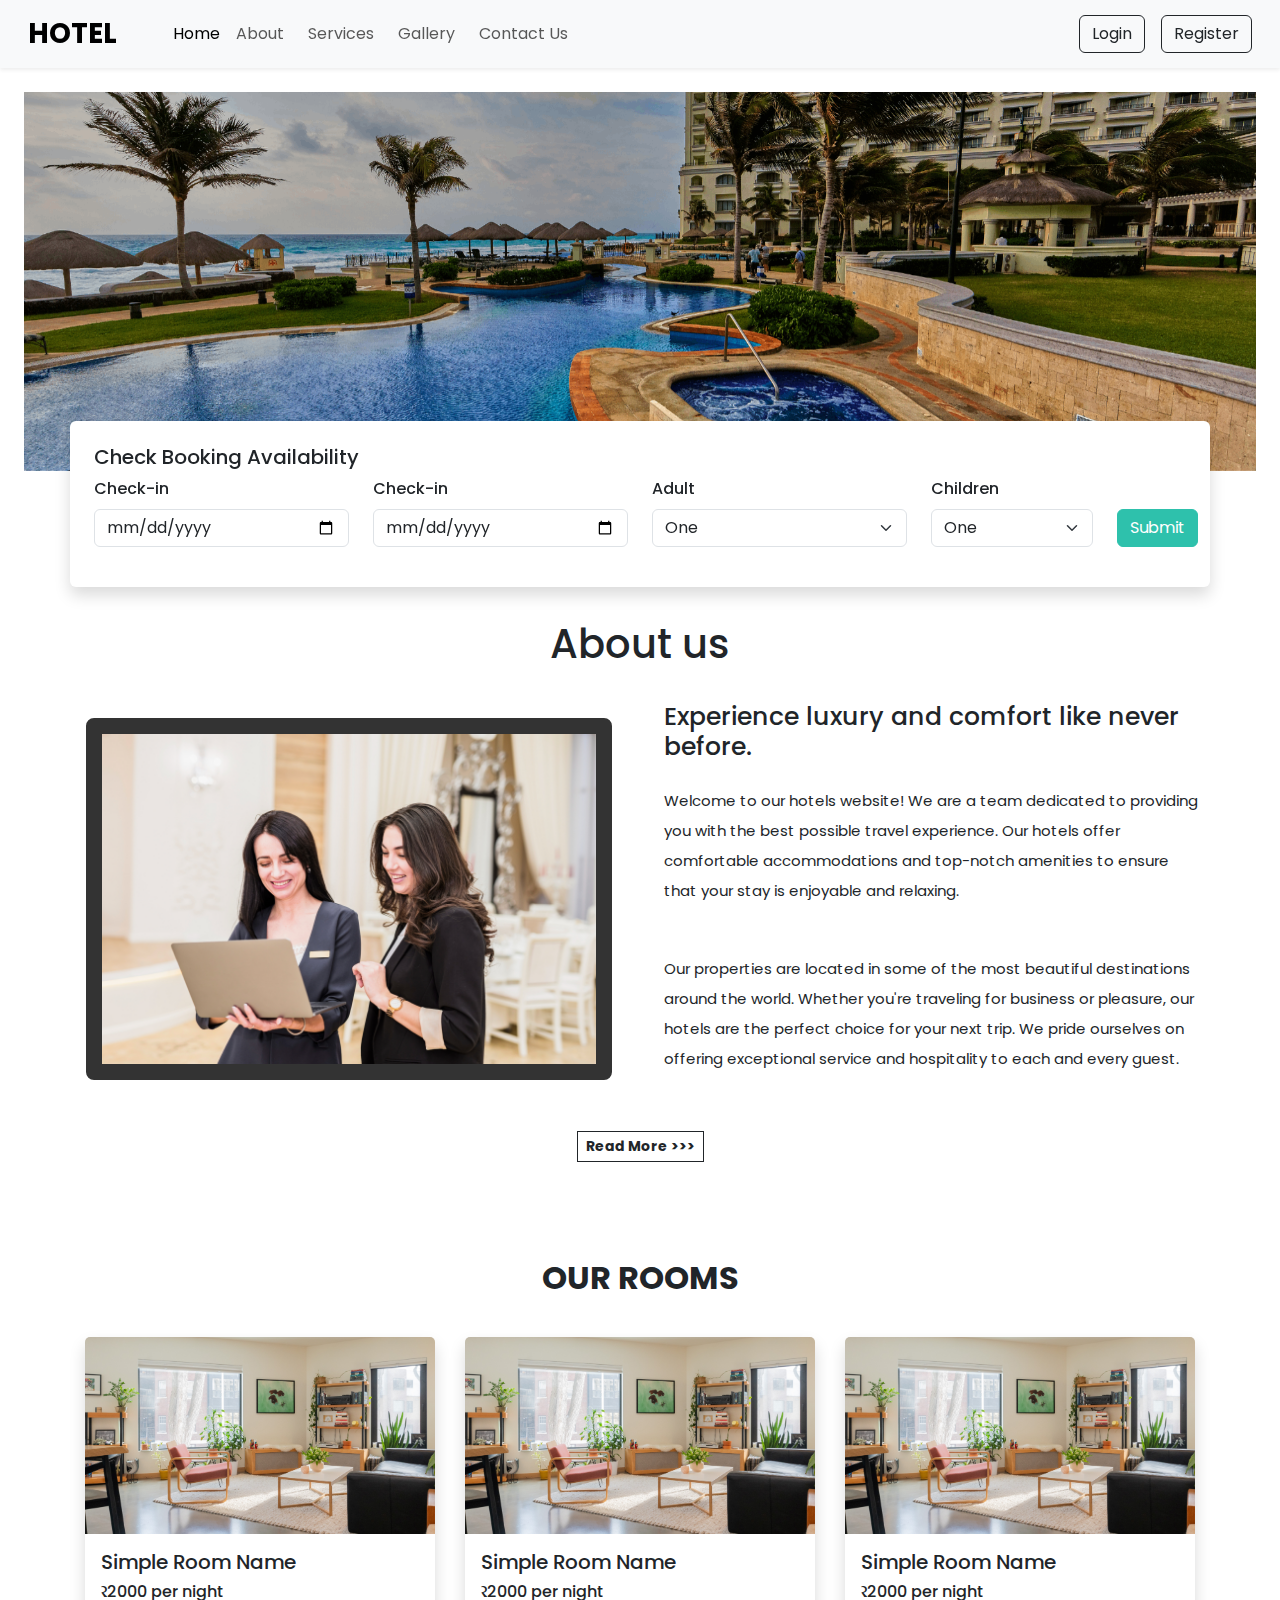
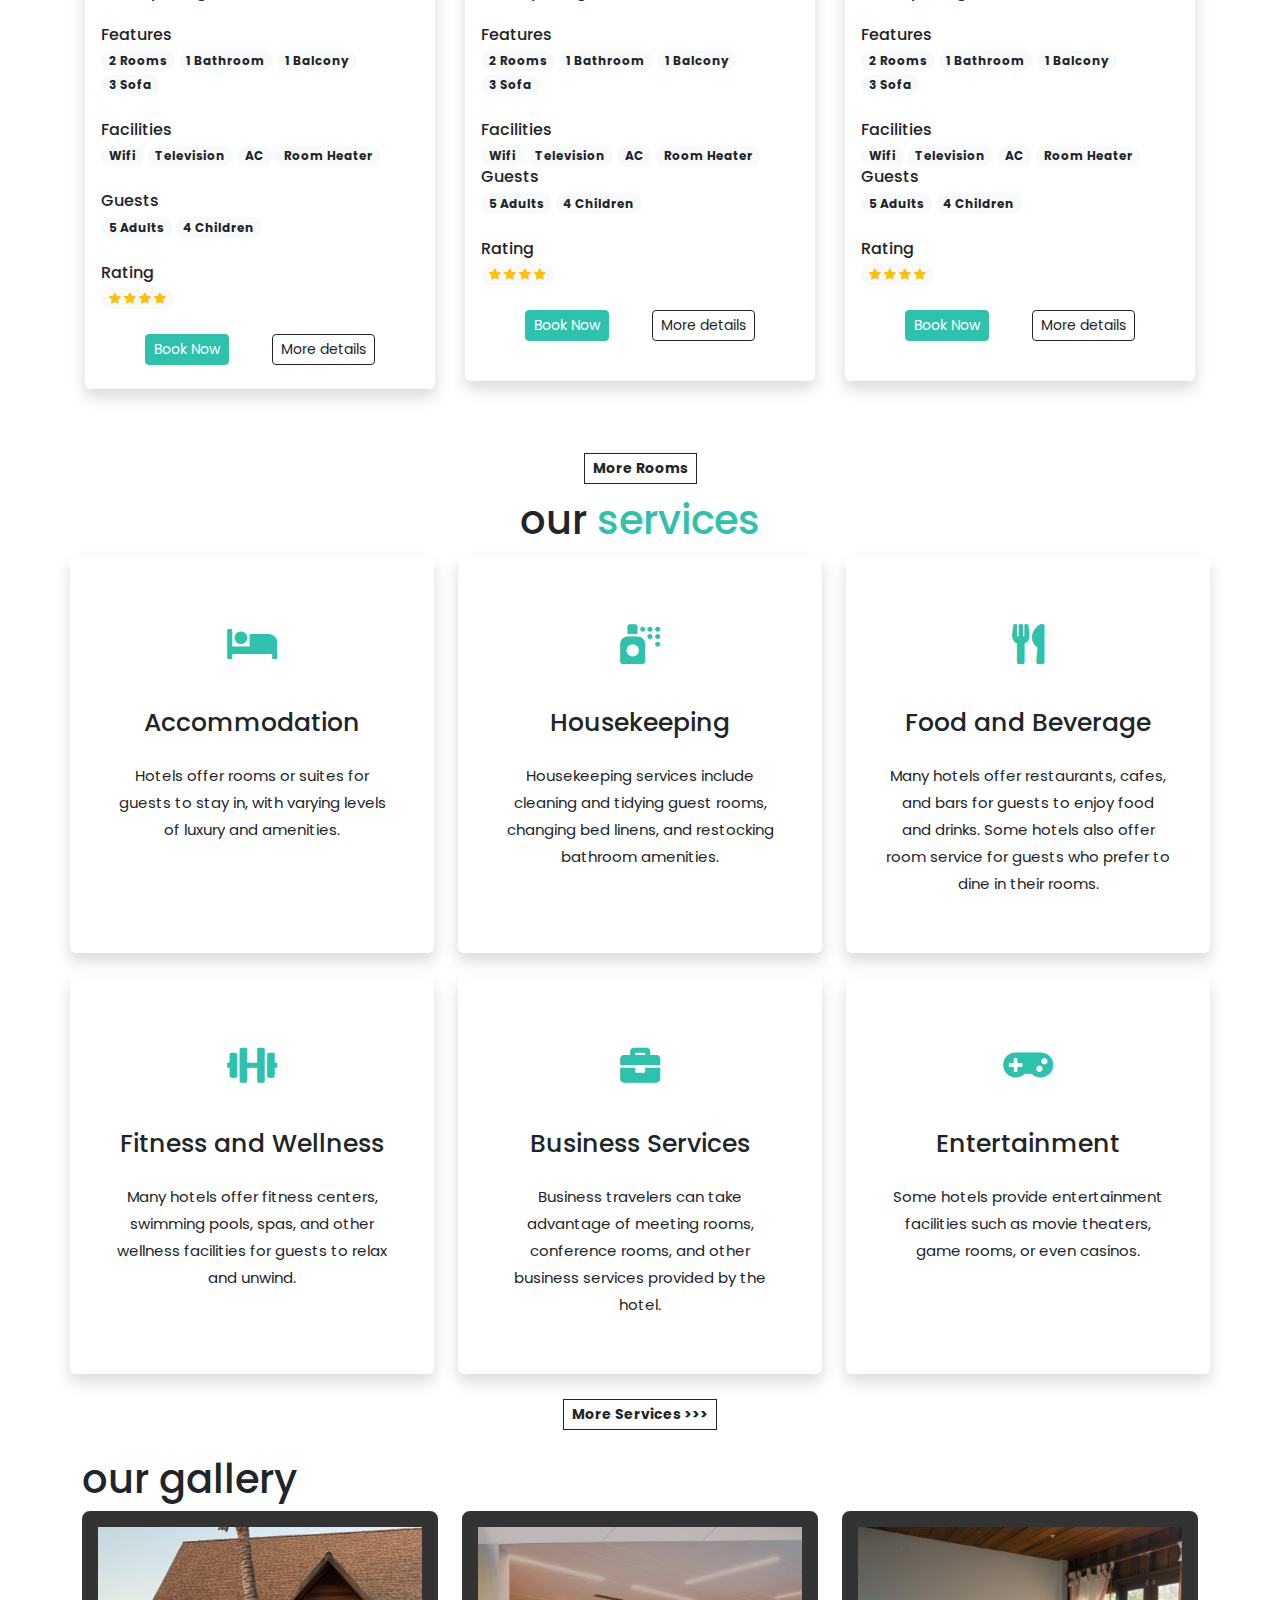
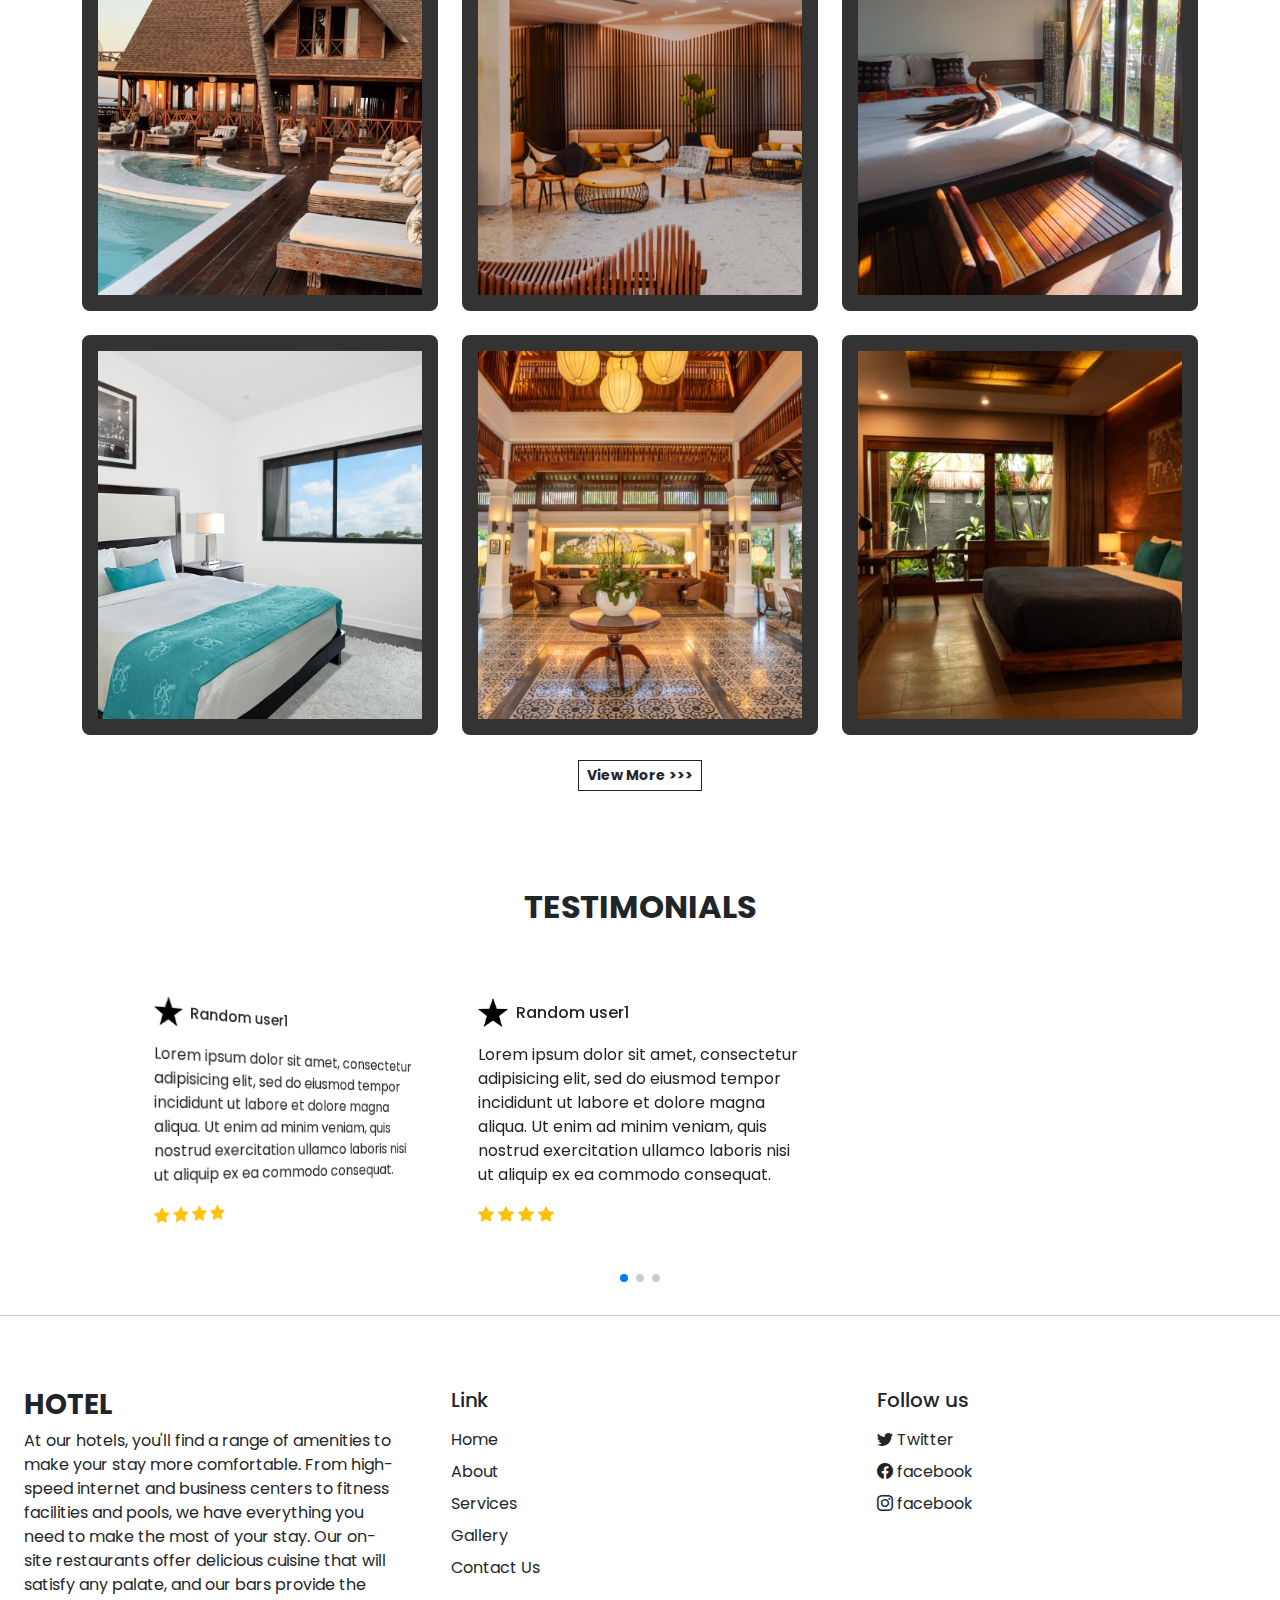
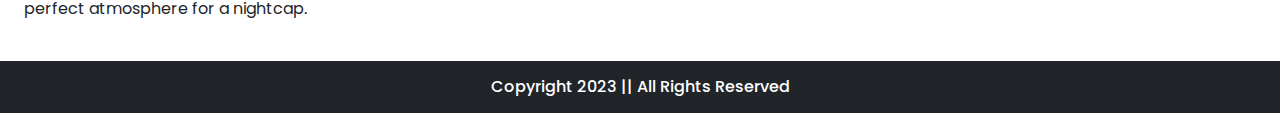
<file: index.html>
<!DOCTYPE html>
<html>
<head>
	<title>Hotel Booking Website</title>
	<!-- CSS only -->
	<link href="https://cdn.jsdelivr.net/npm/bootstrap@5.2.0/dist/css/bootstrap.min.css" rel="stylesheet">
	<link rel="preconnect" href="https://fonts.googleapis.com">
	<link rel="preconnect" href="https://fonts.gstatic.com" crossorigin>
	<link href="https://fonts.googleapis.com/css2?family=Nunito:ital,wght@1,200&family=Poppins:ital,wght@0,400;0,500;1,400&display=swap" rel="stylesheet">
	<link rel="preconnect" href="https://fonts.googleapis.com">
	<link rel="preconnect" href="https://fonts.gstatic.com" crossorigin>
	<link href="https://fonts.googleapis.com/css2?family=Merienda:wght@400;700&family=Nunito:ital,wght@1,200&family=Poppins:ital,wght@0,400;0,500;1,400&display=swap" rel="stylesheet">
	<link rel="stylesheet" href="https://cdn.jsdelivr.net/npm/bootstrap-icons@1.9.1/font/bootstrap-icons.css">
<link
  rel="stylesheet"
  href="https://cdn.jsdelivr.net/npm/swiper@8/swiper-bundle.min.css"
/>
<link rel="stylesheet" type="text/css" href="css/common.css">
<script src="https://cdn.jsdelivr.net/npm/swiper@8/swiper-bundle.min.js"></script>

<link rel="stylesheet" href="https://cdnjs.cloudflare.com/ajax/libs/font-awesome/5.15.4/css/all.min.css">

<style type="text/css">
	
	.availability-form{
		margin-top: -50px;
		z-index: 2;
		position: relative;
	}

	@media screen and (max-width: 575px) {
	.availability-form{
		margin-top: 25px;
		padding: 0 35px;
	}

	}
</style>
</head>
<body>
	<nav class="navbar navbar-expand-lg bg-light px-lg-3 py-lg-2 shadow-sm sticky-top">
		<div class="container-fluid">
		  <a class="navbar-brand me-5 fw-bold fs-3 h-font" href="index.html"> HOTEL</a>
		  <button class="navbar-toggler shadow-none" type="button" data-bs-toggle="collapse" data-bs-target="#navbarSupportedContent" aria-controls="navbarSupportedContent" aria-expanded="false" aria-label="Toggle navigation">
			<span class="navbar-toggler-icon"></span>
		  </button>
		  <div class="collapse navbar-collapse" id="navbarSupportedContent">
			<ul class="navbar-nav me-auto mb-2 mb-lg-0">
			  <li class="nav-item">
				<a class="nav-link active" aria-current="page" href="index.html">Home</a>
			</li>
			<li class="nav-item">
			  <a class="nav-link me-2" href="about.html">About</a>
			</li>
			  <li class="nav-item">
				<a class="nav-link me-2" href="services.html">Services</a>
			  </li>
			  <li class="nav-item btt1 ">
				<a class="nav-link me-2" href="#">Gallery</a>
				<div class="dropdown-content">
					<a href="gallery.html" style="
					text-decoration: none;
					color: gray;
				">Photos</a> <br>
					<a href="yt.html" style="
					text-decoration: none;
					color: gray;
				">You Tube Video</a>
				</div>
			  </li>
			  <li class="nav-item">
				<a class="nav-link me-2" href="contact.html">Contact Us</a>
			  </li>
			  
			</ul>
			<div class="d-flex" role="search">
			  <button type="button" class="btn btn-outline-dark shadow-none me-lg-3 me-2" data-bs-toggle="modal" data-bs-target="#loginModel">Login	</button>
			  <button type="button" class="btn btn-outline-dark shadow-none" data-bs-toggle="modal" data-bs-target="#registerModel">Register	</button>
			</div>
		  </div>
		</div>
	  </nav>
	  
	  <div class="modal fade" id="loginModel" data-bs-backdrop="static" data-bs-keyboard="false" tabindex="-1" aria-labelledby="staticBackdropLabel" aria-hidden="true">
		<div class="modal-dialog">
		  <div class="modal-content">
			  <form>
				  <div class="modal-header">
				  <h5 class="modal-title d-flex align-items-center">
				  <i class="bi bi-person-circle fs-3 me-2">User Login</i>
				  </h5>
				  <button type="reset" class="btn-close shadow-none" data-bs-dismiss="modal" aria-label="Close"></button>
					</div>
					<div class="modal-body">
				  <div class="mb-3">
					  <label class="form-label">Email address</label>
					  <input type="email" class="form-control shadow-none">
					  </div>
					<div class="mb-4">
					  <label class="form-label">Password</label>
					  <input type="password" class="form-control shadow-none">
					</div>
					<div class="d-flex align-items-center justify-content-between mb-2">
						<button type="submit" class="btn btn-dark shadow-none">LOGIN</button>
						<a href="JavaScript: void(0)" class="text-secondary text-decoration-none" >Forgot Password</a>
					</div>
					</div>
					<div class="modal-footer">
				  <button type="button" class="btn btn-secondary" data-bs-dismiss="modal">Close</button>
				  <button type="button" class="btn btn-primary">Understood</button>
					</div>
			  </form>
			
		  </div>
		</div>
	  </div>
	  
	  <div class="modal fade" id="registerModel" data-bs-backdrop="static" data-bs-keyboard="false" tabindex="-1" aria-labelledby="staticBackdropLabel" aria-hidden="true">
		<div class="modal-dialog modal-lg">
		  <div class="modal-content">
			  
			  <form>
				  <div class="modal-header">
				  <h5 class="modal-title d-flex align-items-center">
				  <i class="bi bi-person-lines-fill fs-3 me-2">User Registration</i>
				  </h5>
				  <button type="reset" class="btn-close shadow-none" data-bs-dismiss="modal" aria-label="Close"></button>
					</div>
					<div class="modal-body">
						<span class="badge rounded-pill bg-light text-dark mb-3 text-wrap lh-base">Note: Your details must match with your ID (Aadhaar card, passport, driving license, etc.) that will be required during check-in.
					  </span>
				  <div class="container-fluid">
					  <div class="row">
						  <div class="col-md-6 ps-0 mb-3">
							  <label class="form-label">Name</label>
							  <input type="text" class="form-control shadow-none">
						  </div>
						  <div class="col-md-6 p-0">
							  <label class="form-label">Email</label>
							  <input type="email" class="form-control shadow-none">
						  </div>
						  <div class="col-md-6 ps-0 mb-3">
							  <label class="form-label">Phone Number</label>
							  <input type="number" class="form-control shadow-none">
						  </div>
						  <div class="col-md-6 p-0">
							  <label class="form-label">Picture</label>
							  <input type="file" class="form-control shadow-none">
						  </div>
						  <div class="col-md-12 p-0">
							  <label class="form-label">Address</label>
							  <textarea class="form-control shadow-none" rows="1"></textarea>
						  </div>
						  <div class="col-md-6 ps-0 mb-3">
							  <label class="form-label">Pin Code</label>
							  <input type="number" class="form-control shadow-none">
						  </div>
						  <div class="col-md-6 p-0">
							  <label class="form-label">Date of Birth</label>
							  <input type="number" class="form-control shadow-none">
						  </div>
						  <div class="col-md-6 ps-0 mb-3">
							  <label class="form-label">Password</label>
							  <input type="passport" class="form-control shadow-none">
						  </div>
						  <div class="col-md-6 p-0">
							  <label class="form-label">Confirm Password</label>
							  <input type="passport" class="form-control shadow-none">
						  </div>
						  <div class="text-center my-1">
							  <button type="submit" class="btn btn-dark shadow-none">Register</button>
						  </div>
					  </div>
				  </div>	
				  
			  </form>
			
		  </div>
		</div>
	  </div>
		  
	  </div>
<!-- Swiper Carousal-->
 <div class="container-fluid px-lg-4 mt-4">
 	 <div class="swiper swiper-container">
      <div class="swiper-wrapper">
        <div class="swiper-slide">
          <img src="images/carousel/1.png" class="w-100 d-block" />
        </div>
        <div class="swiper-slide">
          <img src="images/carousel/2.png" class="w-100 d-block" />
        </div>
        <div class="swiper-slide">
          <img src="images/carousel/3.png" class="w-100 d-block" />
        </div>
        <div class="swiper-slide">
          <img src="images/carousel/4.png" class="w-100 d-block" />
        </div>
        <div class="swiper-slide">
          <img src="images/carousel/5.png" class="w-100 d-block" />
        </div>
        <div class="swiper-slide">
          <img src="images/carousel/6.png" class="w-100 d-block" />
        </div>
        
      </div>
      
    </div>
 </div>

 <!-- check avilability form-->
 <div class="container availability-form">
 	<div class="row">
 		<div class="col-lg-12 bg-white shadow p-4 rounded">
 			<h5 class="col-lg-3">Check Booking Availability</h5>
 			<form>
 				<div class="row align-items-end">
 					<div class="col-lg-3 mb-3">
 						<label class="form-label" style="font-weight: 500;">Check-in</label>
 						<input type="date" class="form-control shadow-none">
 					</div>
 					<div class="col-lg-3 mb-3">
 						<label class="form-label" style="font-weight: 500;">Check-in</label>
 						<input type="date" class="form-control shadow-none">
 					</div>
 					<div class="col-lg-3 mb-3">
 						<label class="form-label" style="font-weight: 500;">Adult</label>
 						<select class="form-select shadow-none">
  					
  						<option value="1">One</option>
  						<option value="2">Two</option>
  						<option value="3">Three</option>
						</select>
 					</div>
 					<div class="col-lg-2 mb-3">
 						<label class="form-label" style="font-weight: 500;">Children</label>
 						<select class="form-select shadow-none">
  						
  						<option value="1">One</option>
  						<option value="2">Two</option>
  						<option value="3">Three</option>
						</select>
 					</div>
 					<div class="col-lg-1 mb-lg-3 mt-2">
 						<button type="submit" class="btn text-white shadow-none custom-bg">Submit</button>
 					</div>

 				</div>
 			</form>
 		</div>
 	</div>
 </div>


 <section class="about container" id="about">

    <h1 class="heading"><span>About</span> us </h1>
    
    <div class="row">
    
        <div class="image">
            <img src="images/about/about-img.jpg" alt="">
        </div>
    
        <div class="content">
            <h3>Experience luxury and comfort like never before.</h3>
            <p>Welcome to our hotels website! We are a team dedicated to providing you with the best possible travel experience. Our hotels offer comfortable accommodations and top-notch amenities to ensure that your stay is enjoyable and relaxing.</p>
            <p>Our properties are located in some of the most beautiful destinations around the world. Whether you're traveling for business or pleasure, our hotels are the perfect choice for your next trip. We pride ourselves on offering exceptional service and hospitality to each and every guest.</p>
        </div>
    
    </div>
    <div class="btnn">
		<a href="about.html" class="btn btn-sm btn-outline-dark bb rounded rounded-0 fw-bold shadow-none" style="margin: auto;">Read More >>></a>
	</div>
    </section>









 
 <!-- Our Rooms -->
 <h2 class="mt-5 pt-4 mb-4 text-center fw-bold h-font">OUR ROOMS</h2>
 <div class="container">
 	<div class="row">

 		<div class="col-lg-4 col-md-6 my-3">
 			<div class="card border-0 shadow" style="max-width: 350px; margin: auto;">
			  <img src="images/rooms/1.jpg" class="card-img-top" alt="...">
			  <div class="card-body">
			    <h5 class="card-title">Simple Room Name</h5>
			    <h6 class="mb-4">Ꝛ2000 per night </h6>
			    <div class="features mb-4">
			    	<h6 class="mb-1">Features</h6>
			    	<span class="badge rounded-pill bg-light text-dark text-wrap">
			    		2 Rooms
    				</span>
    				<span class="badge rounded-pill bg-light text-dark text-wrap">
			    		1 Bathroom
    				</span>
    				<span class="badge rounded-pill bg-light text-dark text-wrap">
			    		1 Balcony
    				</span>
    				<span class="badge rounded-pill bg-light text-dark text-wrap">
			    		3 Sofa
    				</span>
			    </div>
			    <div class="Facilities mb-4">
			    	<h6 class="mb-1">Facilities</h6>
			    	<span class="badge rounded-pill bg-light text-dark text-wrap">
			    		Wifi
    				</span>
    				<span class="badge rounded-pill bg-light text-dark text-wrap">
			    		Television
    				</span>
    				<span class="badge rounded-pill bg-light text-dark text-wrap">
			    		AC
    				</span>
    				<span class="badge rounded-pill bg-light text-dark text-wrap">
			    		Room Heater
    				</span>
    			</div>

    			<div class="guests mb-4">
			    	<h6 class="mb-1">Guests</h6>
			    	<span class="badge rounded-pill bg-light text-dark text-wrap">
			    		5 Adults
    				</span>
    				<span class="badge rounded-pill bg-light text-dark text-wrap">
			    		4 Children
    				</span>
    			</div>	
    				<div class="rating mb-4">

    					<h6 class="mb-1">Rating</h6>
    					<span class="badge rounded-pill bg-light">
    						<i class="bi bi-star-fill text-warning"></i>
    						<i class="bi bi-star-fill text-warning"></i>
    						<i class="bi bi-star-fill text-warning"></i>
    						<i class="bi bi-star-fill text-warning"></i>
    					</span>
    				</div>
    				<div class="d-flex justify-content-evenly mb-2">
    					<a href="#" class="btn btn-sm text-white custom-bg shadow-none">Book Now</a>
    					<a href="#" class="btn btn-sm btn-outline-dark shadow-none">More details</a>
    				</div>
			  </div>
			</div>
 		</div>

 		<div class="col-lg-4 col-md-6 my-3">
 			<div class="card border-0 shadow" style="max-width: 350px; margin: auto;">
			  <img src="images/rooms/1.jpg" class="card-img-top" alt="...">
			  <div class="card-body">
			    <h5 class="card-title">Simple Room Name</h5>
			    <h6 class="mb-4">Ꝛ2000 per night </h6>
			    <div class="features mb-4">
			    	<h6 class="mb-1">Features</h6>
			    	<span class="badge rounded-pill bg-light text-dark text-wrap">
			    		2 Rooms
    				</span>
    				<span class="badge rounded-pill bg-light text-dark text-wrap">
			    		1 Bathroom
    				</span>
    				<span class="badge rounded-pill bg-light text-dark text-wrap">
			    		1 Balcony
    				</span>
    				<span class="badge rounded-pill bg-light text-dark text-wrap">
			    		3 Sofa
    				</span>
			    </div>
			    <div class="Facilities mb-4">
			    	<h6 class="mb-1">Facilities</h6>
			    	<span class="badge rounded-pill bg-light text-dark text-wrap">
			    		Wifi
    				</span>
    				<span class="badge rounded-pill bg-light text-dark text-wrap">
			    		Television
    				</span>
    				<span class="badge rounded-pill bg-light text-dark text-wrap">
			    		AC
    				</span>
    				<span class="badge rounded-pill bg-light text-dark text-wrap">
			    		Room Heater
    				</span>
    				<div class="guests mb-4">
			    	<h6 class="mb-1">Guests</h6>
			    	<span class="badge rounded-pill bg-light text-dark text-wrap">
			    		5 Adults
    				</span>
    				<span class="badge rounded-pill bg-light text-dark text-wrap">
			    		4 Children
    				</span>
    				
    				</div>	
    				<div class="rating mb-4">

    					<h6 class="mb-1">Rating</h6>
    					<span class="badge rounded-pill bg-light">
    						<i class="bi bi-star-fill text-warning"></i>
    						<i class="bi bi-star-fill text-warning"></i>
    						<i class="bi bi-star-fill text-warning"></i>
    						<i class="bi bi-star-fill text-warning"></i>
    					</span>
    				</div>
    				<div class="d-flex justify-content-evenly mb-2">
    					<a href="#" class="btn btn-sm text-white custom-bg shadow-none">Book Now</a>
    					<a href="#" class="btn btn-sm btn-outline-dark shadow-none">More details</a>
    				</div>
			    </div>
			  </div>
			</div>
 		</div>

 		<div class="col-lg-4 col-md-6 my-3">
 			<div class="card border-0 shadow" style="max-width: 350px; margin: auto;">
			  <img src="images/rooms/1.jpg" class="card-img-top" alt="...">
			  <div class="card-body">
			    <h5 class="card-title">Simple Room Name</h5>
			    <h6 class="mb-4">Ꝛ2000 per night </h6>
			    <div class="features mb-4">
			    	<h6 class="mb-1">Features</h6>
			    	<span class="badge rounded-pill bg-light text-dark text-wrap">
			    		2 Rooms
    				</span>
    				<span class="badge rounded-pill bg-light text-dark text-wrap">
			    		1 Bathroom
    				</span>
    				<span class="badge rounded-pill bg-light text-dark text-wrap">
			    		1 Balcony
    				</span>
    				<span class="badge rounded-pill bg-light text-dark text-wrap">
			    		3 Sofa
    				</span>
			    </div>
			    <div class="Facilities mb-4">
			    	<h6 class="mb-1">Facilities</h6>
			    	<span class="badge rounded-pill bg-light text-dark text-wrap">
			    		Wifi
    				</span>
    				<span class="badge rounded-pill bg-light text-dark text-wrap">
			    		Television
    				</span>
    				<span class="badge rounded-pill bg-light text-dark text-wrap">
			    		AC
    				</span>
    				<span class="badge rounded-pill bg-light text-dark text-wrap">
			    		Room Heater
    				</span>

    				<div class="guests mb-4">
			    	<h6 class="mb-1">Guests</h6>
			    	<span class="badge rounded-pill bg-light text-dark text-wrap">
			    		5 Adults
    				</span>
    				<span class="badge rounded-pill bg-light text-dark text-wrap">
			    		4 Children
    				</span>
    				</div>
    					
    				<div class="rating mb-4">

    					<h6 class="mb-1">Rating</h6>
    					<span class="badge rounded-pill bg-light">
    						<i class="bi bi-star-fill text-warning"></i>
    						<i class="bi bi-star-fill text-warning"></i>
    						<i class="bi bi-star-fill text-warning"></i>
    						<i class="bi bi-star-fill text-warning"></i>
    					</span>
    				</div>
    				<div class="d-flex justify-content-evenly mb-2">
    					<a href="#" class="btn btn-sm text-white custom-bg shadow-none">Book Now</a>
    					<a href="#" class="btn btn-sm btn-outline-dark shadow-none">More details</a>
    				</div>
			    </div>
			  </div>
			</div>
 		</div>


 		<div class="col-lg-12 text-center mt-5">
 			<a href="#" class="btn btn-sm btn-outline-dark rounded-0 fw-bold shadow-none">More Rooms</a>
 		</div>
 	</div>	
 </div>



 <section class="service" id="service" style="max-width: 1140px; margin: auto;">

    <h1 class="heading"> our <span>services</span> </h1>

    <div class="box-container">

        <div class="box bg-white rounded shadow">
            <i class="fas fa-bed"></i>
            <h3>Accommodation</h3>
            <p>Hotels offer rooms or suites for guests to stay in, with varying levels of luxury and amenities.</p>
        </div>

        <div class="box bg-white rounded shadow">
            <i class="fas fa-spray-can"></i>
            <h3>Housekeeping</h3>
            <p>Housekeeping services include cleaning and tidying guest rooms, changing bed linens, and restocking bathroom amenities.</p>
        </div>

        <div class="box bg-white rounded shadow">
            <i class="fas fa-utensils"></i>
            <h3>Food and Beverage</h3>
            <p> Many hotels offer restaurants, cafes, and bars for guests to enjoy food and drinks. Some hotels also offer room service for guests who prefer to dine in their rooms.</p>
        </div>

        <div class="box bg-white rounded shadow">
            <i class="fas fa-dumbbell"></i>
            <h3>Fitness and Wellness</h3>
            <p>Many hotels offer fitness centers, swimming pools, spas, and other wellness facilities for guests to relax and unwind.</p>
        </div>

        <div class="box bg-white rounded shadow">
            <i class="fas fa-briefcase"></i>
            <h3>Business Services</h3>
            <p> Business travelers can take advantage of meeting rooms, conference rooms, and other business services provided by the hotel.</p>
        </div>

        <div class="box bg-white rounded shadow">
            <i class="fas fa-gamepad"></i>
            <h3>Entertainment</h3>
            <p>Some hotels provide entertainment facilities such as movie theaters, game rooms, or even casinos.</p>
        </div>

    </div>
	<div class="btnn">
		<a href="#" class="btn btn-sm btn-outline-dark bb rounded rounded-0 fw-bold shadow-none" style="margin: auto;">More Services >>></a>
	</div>

</section>





<section class="gallery container" id="gallery">

    <h1 class="heading">our <span>gallery</span></h1>

    <div class="box-container">

        <div class="box">
            <img  src="images/carousel/g-1.jpg" alt="">
            <h3 class="title">photos </h3>
            <div class="icons">
                <a href="#" class="fas fa-heart"></a>
                <a href="#" class="fas fa-share"></a>
                <a href="gallery.html" class="fas fa-eye"></a>
            </div>
        </div>

        <div class="box">
            <img src="images/carousel/g-2.jpg" alt="">
            <h3 class="title">photos </h3>
            <div class="icons">
                <a href="#" class="fas fa-heart"></a>
                <a href="#" class="fas fa-share"></a>
                <a href="gallery.html" class="fas fa-eye"></a>
            </div>
        </div>

        <div class="box">
            <img src="images/carousel/g-3.jpg" alt="">
            <h3 class="title">photos </h3>
            <div class="icons">
                <a href="#" class="fas fa-heart"></a>
                <a href="#" class="fas fa-share"></a>
                <a href="gallery.html" class="fas fa-eye"></a>
            </div>
        </div>

        <div class="box">
            <img src="images/carousel/g-4.jpg" alt="">
            <h3 class="title">photos </h3>
            <div class="icons">
                <a href="#" class="fas fa-heart"></a>
                <a href="#" class="fas fa-share"></a>
                <a href="gallery.html" class="fas fa-eye"></a>
            </div>
        </div>

        <div class="box">
            <img src="images/carousel/g-5.jpg" alt="">
            <h3 class="title"></h3>
            <div class="icons">
                <a href="#" class="fas fa-heart"></a>
                <a href="#" class="fas fa-share"></a>
                <a href="gallery.html" class="fas fa-eye"></a>
            </div>
        </div>

        <div class="box">
            <img src="images/carousel/g-6.jpg" alt="">
            <h3 class="title">photos </h3>
            <div class="icons">
                <a href="#" class="fas fa-heart"></a>
                <a href="#" class="fas fa-share"></a>
                <a href="gallery.html" class="fas fa-eye"></a>
            </div>
        </div>


    </div>
	<div class="btnn">
		<a href="#" class="btn btn-sm btn-outline-dark bb rounded rounded-0 fw-bold shadow-none" style="margin: auto;">View More >>></a>
	</div>
</section>








<!-- Testimonials -->

 <h2 class="mt-5 pt-4 mb-4 text-center fw-bold h-font">TESTIMONIALS</h2>

 <div class="container mt-5">
 	<!-- Swiper -->
    <div class="swiper swiper-testimonials">
      <div class="swiper-wrapper mb-5">

        <div class="swiper-slide bg-white p-4">
          <div class="profile d-flex align-items-center mb-3">
          	<img src="images/facilities/stars.png" width="30px">
          	<h6 class="m-0 ms-2">Random user1</h6>
          </div>
          <p>
          	Lorem ipsum dolor sit amet, consectetur adipisicing elit, sed do eiusmod
          	tempor incididunt ut labore et dolore magna aliqua. Ut enim ad minim veniam,
          	quis nostrud exercitation ullamco laboris nisi ut aliquip ex ea commodo
          	consequat. 
          </p>
          <div class="rating">
          	<i class="bi bi-star-fill text-warning"></i>
    		<i class="bi bi-star-fill text-warning"></i>
    		<i class="bi bi-star-fill text-warning"></i>
    		<i class="bi bi-star-fill text-warning"></i>
          </div>
        </div>

        <div class="swiper-slide bg-white p-4">
          <div class="profile d-flex align-items-center mb-3">
          	<img src="images/facilities/stars.png" width="30px">
          	<h6 class="m-0 ms-2">Random user1</h6>
          </div>
          <p>
          	Lorem ipsum dolor sit amet, consectetur adipisicing elit, sed do eiusmod
          	tempor incididunt ut labore et dolore magna aliqua. Ut enim ad minim veniam,
          	quis nostrud exercitation ullamco laboris nisi ut aliquip ex ea commodo
          	consequat. 
          </p>
          <div class="rating">
          	<i class="bi bi-star-fill text-warning"></i>
    		<i class="bi bi-star-fill text-warning"></i>
    		<i class="bi bi-star-fill text-warning"></i>
    		<i class="bi bi-star-fill text-warning"></i>
          </div>
        </div>

        <div class="swiper-slide bg-white p-4">
          <div class="profile d-flex align-items-center mb-3">
          	<img src="images/facilities/stars.png" width="30px">
          	<h6 class="m-0 ms-2">Random user1</h6>
          </div>
          <p>
          	Lorem ipsum dolor sit amet, consectetur adipisicing elit, sed do eiusmod
          	tempor incididunt ut labore et dolore magna aliqua. Ut enim ad minim veniam,
          	quis nostrud exercitation ullamco laboris nisi ut aliquip ex ea commodo
          	consequat. 
          </p>
          <div class="rating">
          	<i class="bi bi-star-fill text-warning"></i>
    		<i class="bi bi-star-fill text-warning"></i>
    		<i class="bi bi-star-fill text-warning"></i>
    		<i class="bi bi-star-fill text-warning"></i>
          </div>
        </div>

      </div>
      <div class="swiper-pagination"></div>
    </div>
 </div>

 <!-- REach us-->








<hr>
<div class="container-fluid bg-white mt-5">
	<div class="row">
		<div class="col-lg-4 p-4">
			<h3 class="h-font fw-bold fs-3 mb-2">HOTEL</h3>
			<p>At our hotels, you'll find a range of amenities to make your stay more comfortable. From high-speed internet and business centers to fitness facilities and pools, we have everything you need to make the most of your stay. Our on-site restaurants offer delicious cuisine that will satisfy any palate, and our bars provide the perfect atmosphere for a nightcap.</p>
		</div>
		<div class="col-lg-4 p-4">
			<h5 class="mb-3">Link</h5>
			<a href="#" class="d-inline-block mb-2 text-dark text-decoration-none">Home</a><br>
			<a href="about.html" class="d-inline-block mb-2 text-dark text-decoration-none">About</a><br>
			<a href="Services.html" class="d-inline-block mb-2 text-dark text-decoration-none">Services</a><br>
			<a href="gallery.html" class="d-inline-block mb-2 text-dark text-decoration-none">Gallery</a><br>
			<a href="contact.html" class="d-inline-block mb-2 text-dark text-decoration-none">Contact Us</a><br>
		</div>
		<div class="col-lg-4 p-4">
			<h5 class="mb-3">Follow us</h5>
			<a href="#" class="d-inline-block text-dark text-decoration-none mb-2">
				<i class="bi bi-twitter me-1"></i>Twitter
			</a><br>
			<a href="#" class="d-inline-block text-dark text-decoration-none mb-2">
				<i class="bi bi-facebook me-1"></i>facebook
			</a><br> 
			<a href="#" class="d-inline-block text-dark text-decoration-none">
				<i class="bi bi-instagram me-1"></i>facebook
			</a><br>  
		</div>
	</div>
</div>

<h6 class="text-center bg-dark text-white p-3 m-0">Copyright 2023 || All Rights Reserved</h6>
<script src="https://cdn.jsdelivr.net/npm/bootstrap@5.2.0/dist/js/bootstrap.bundle.min.js"></script>
<!-- JavaScript Bundle with Popper -->


 <!-- Swiper JS -->
    <script src="https://cdn.jsdelivr.net/npm/swiper/swiper-bundle.min.js"></script>

 <!-- Initialize Swiper -->
    <script>
      var swiper = new Swiper(".swiper-container", {
        spaceBetween: 30,
        effect: "fade",
        loop: true,
        autoplay: {
        	delay: 3500,
        	disableOnInteraction: false,
        }
      });

      var swiper = new Swiper(".swiper-testimonials", {
        effect: "coverflow",
        grabCursor: true,
        centeredSlides: true,
        slidesPerView: "auto",
        slidesPerView: "3",
        loop: true,
        coverflowEffect: {
          rotate: 50,
          stretch: 0,
          depth: 100,
          modifier: 1,
          slideShadows: false,
        },
        pagination: {
          el: ".swiper-pagination",
        },
        breakpoints: {
        	320: {
        		slidesPerView: 1,
        	},
        	640: {
        		slidesPerView: 1,
        	},
        	768: {
        		slidesPerView: 2,
        	},
        	1024: {
        		slidesPerView: 3,
        	},
        }
      });
    </script>
</body>
</html>
</file>
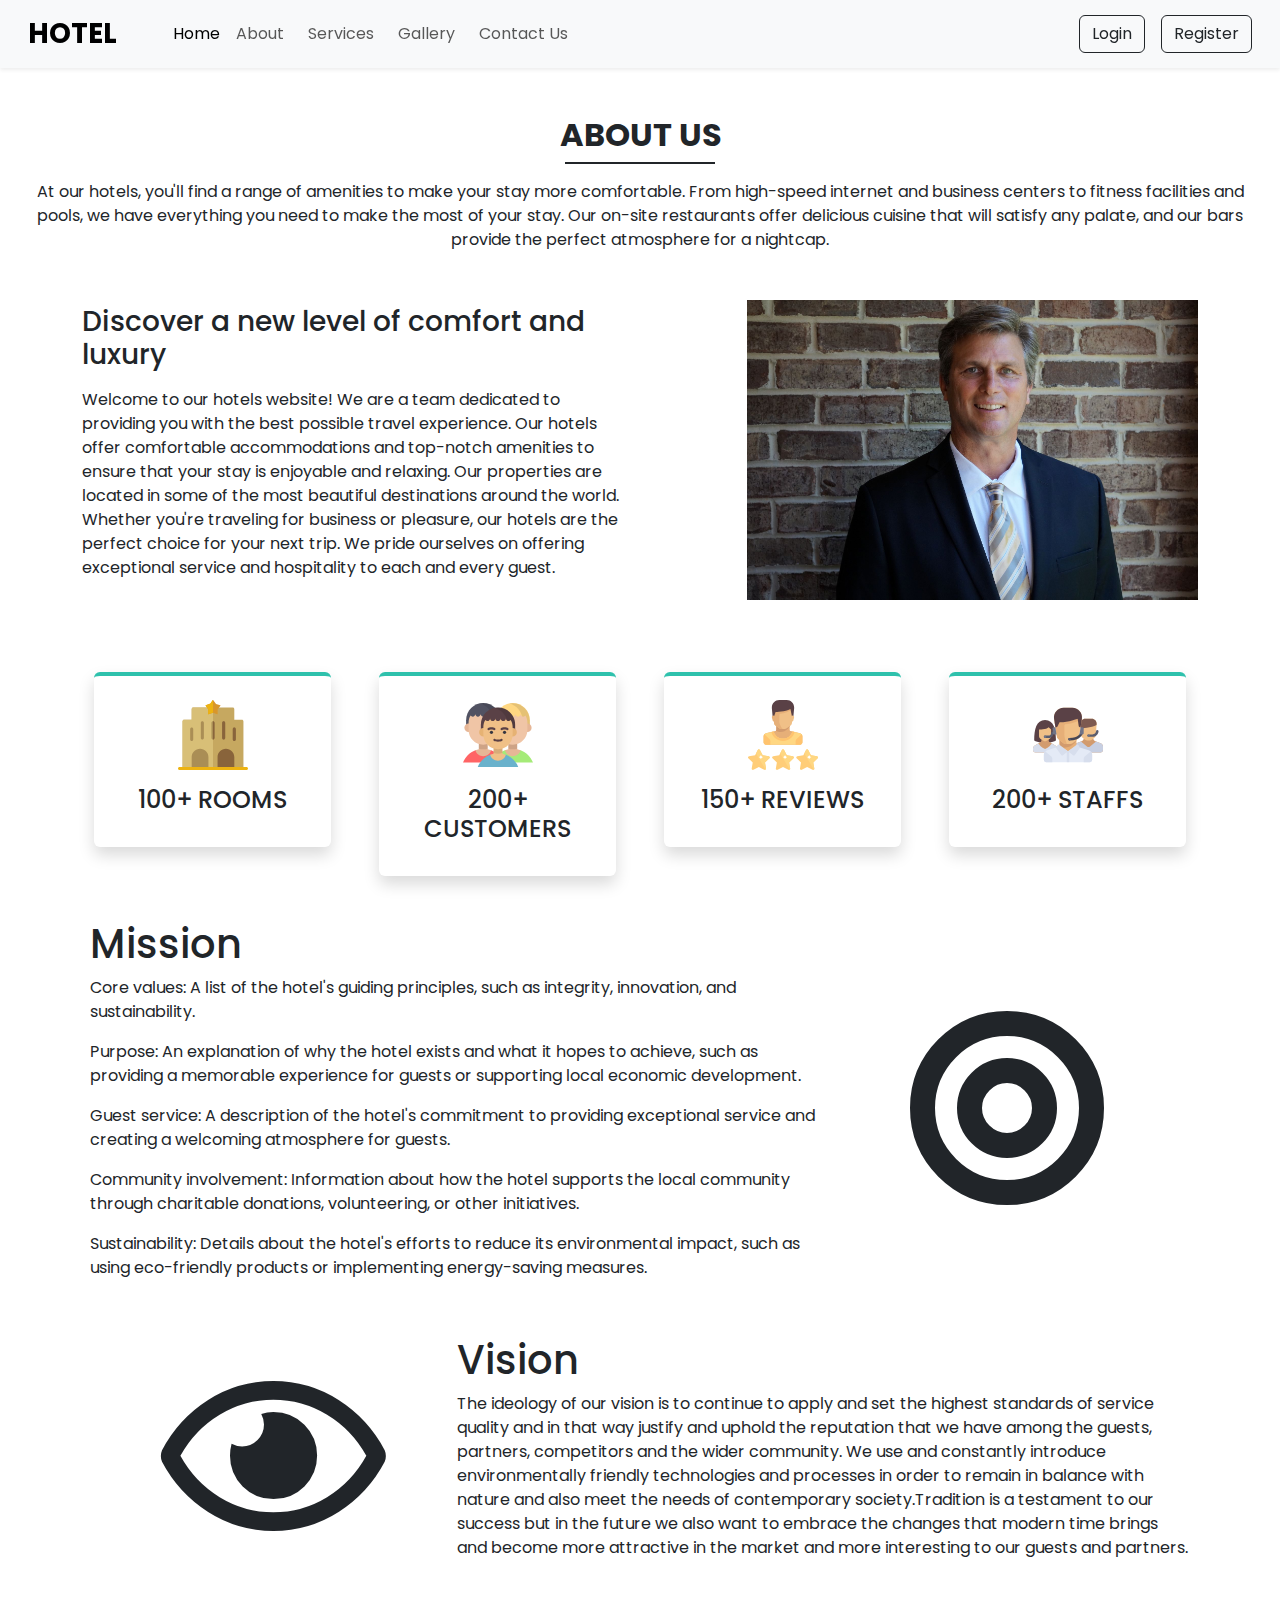
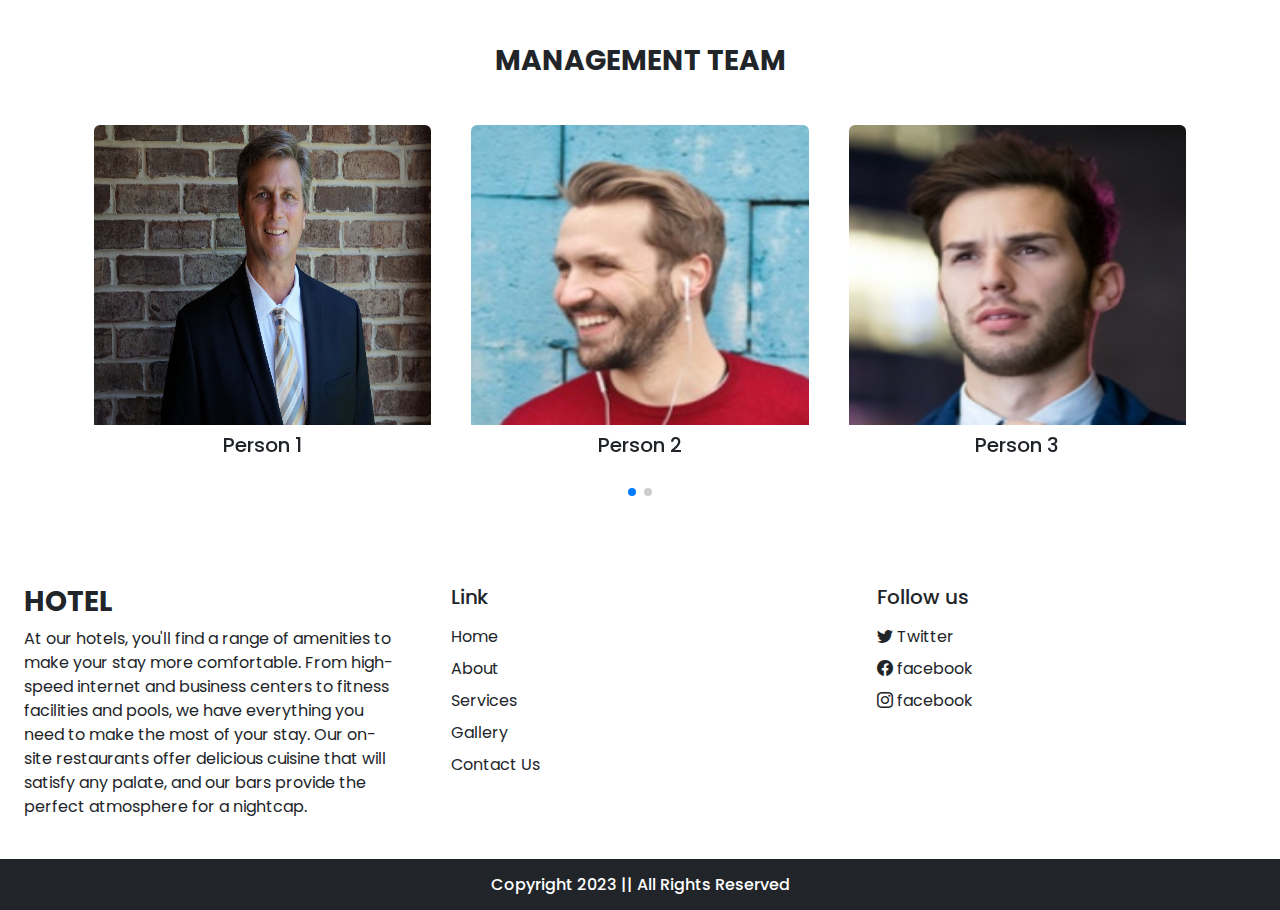
<file: about.html>
<!DOCTYPE html>
<html>
<head>
	<title>Hotel Booking Website - About Us</title>
	<!-- CSS only --><link href="https://cdn.jsdelivr.net/npm/bootstrap@5.2.0/dist/css/bootstrap.min.css" rel="stylesheet">
<link rel="preconnect" href="https://fonts.googleapis.com">
<link rel="preconnect" href="https://fonts.gstatic.com" crossorigin>
<link href="https://fonts.googleapis.com/css2?family=Nunito:ital,wght@1,200&family=Poppins:ital,wght@0,400;0,500;1,400&display=swap" rel="stylesheet">
<link rel="preconnect" href="https://fonts.googleapis.com">
<link rel="preconnect" href="https://fonts.gstatic.com" crossorigin>
<link href="https://fonts.googleapis.com/css2?family=Merienda:wght@400;700&family=Nunito:ital,wght@1,200&family=Poppins:ital,wght@0,400;0,500;1,400&display=swap" rel="stylesheet">
<link rel="stylesheet" href="https://cdn.jsdelivr.net/npm/bootstrap-icons@1.9.1/font/bootstrap-icons.css">
<link
  rel="stylesheet"
  href="https://cdn.jsdelivr.net/npm/swiper@8/swiper-bundle.min.css"
/>
<link rel="stylesheet" type="text/css" href="css/common.css">

<link rel="stylesheet" href="https://cdnjs.cloudflare.com/ajax/libs/font-awesome/5.15.4/css/all.min.css">
<script src="https://cdn.jsdelivr.net/npm/swiper@8/swiper-bundle.min.js">


</script>
<style>
  .box{
    border-top-color: var(--teal) !important;
  }
</style>

</head>
<body>
  <nav class="navbar navbar-expand-lg bg-light px-lg-3 py-lg-2 shadow-sm sticky-top">
    <div class="container-fluid">
      <a class="navbar-brand me-5 fw-bold fs-3 h-font" href="index.html">HOTEL</a>
      <button class="navbar-toggler shadow-none" type="button" data-bs-toggle="collapse" data-bs-target="#navbarSupportedContent" aria-controls="navbarSupportedContent" aria-expanded="false" aria-label="Toggle navigation">
        <span class="navbar-toggler-icon"></span>
      </button>
      <div class="collapse navbar-collapse" id="navbarSupportedContent">
       <ul class="navbar-nav me-auto mb-2 mb-lg-0">
			  <li class="nav-item">
				<a class="nav-link active" aria-current="page" href="index.html">Home</a>
			</li>
			<li class="nav-item">
			  <a class="nav-link me-2" href="about.html">About</a>
			</li>
			  <li class="nav-item">
				<a class="nav-link me-2" href="services.html">Services</a>
			  </li>
			  <li class="nav-item btt1 ">
				<a class="nav-link me-2" href="#">Gallery</a>
				<div class="dropdown-content">
					<a href="gallery.html" style="
					text-decoration: none;
					color: gray;
				">Photos</a> <br>
					<a href="yt.html" style="
					text-decoration: none;
					color: gray;
				">You Tube Video</a>
				</div>
			  </li>
			  <li class="nav-item">
				<a class="nav-link me-2" href="contact.html">Contact Us</a>
			  </li>
			  
			</ul>
        <div class="d-flex" role="search">
          <button type="button" class="btn btn-outline-dark shadow-none me-lg-3 me-2" data-bs-toggle="modal" data-bs-target="#loginModel">Login	</button>
          <button type="button" class="btn btn-outline-dark shadow-none" data-bs-toggle="modal" data-bs-target="#registerModel">Register	</button>
        </div>
      </div>
    </div>
  </nav>
  
  <div class="modal fade" id="loginModel" data-bs-backdrop="static" data-bs-keyboard="false" tabindex="-1" aria-labelledby="staticBackdropLabel" aria-hidden="true">
    <div class="modal-dialog">
      <div class="modal-content">
        <form>
          <div class="modal-header">
            <h5 class="modal-title d-flex align-items-center">
            <i class="bi bi-person-circle fs-3 me-2">User Login</i>
            </h5>
            <button type="reset" class="btn-close shadow-none" data-bs-dismiss="modal" aria-label="Close"></button>
            </div>
            <div class="modal-body">
            <div class="mb-3">
            <label class="form-label">Email address</label>
            <input type="email" class="form-control shadow-none">
            </div>
          <div class="mb-4">
            <label class="form-label">Password</label>
            <input type="password" class="form-control shadow-none">
          </div>
          <div class="d-flex align-items-center justify-content-between mb-2">
            <button type="submit" class="btn btn-dark shadow-none">LOGIN</button>
            <a href="JavaScript: void(0)" class="text-secondary text-decoration-none" >Forgot Password</a>
          </div>
            </div>
            <div class="modal-footer">
            <button type="button" class="btn btn-secondary" data-bs-dismiss="modal">Close</button>
            <button type="button" class="btn btn-primary">Understood</button>
            </div>
        </form>
        
      </div>
    </div>
  </div>
  
  <div class="modal fade" id="registerModel" data-bs-backdrop="static" data-bs-keyboard="false" tabindex="-1" aria-labelledby="staticBackdropLabel" aria-hidden="true">
    <div class="modal-dialog modal-lg">
      <div class="modal-content">
        
        <form>
          <div class="modal-header">
            <h5 class="modal-title d-flex align-items-center">
            <i class="bi bi-person-lines-fill fs-3 me-2">User Registration</i>
            </h5>
            <button type="reset" class="btn-close shadow-none" data-bs-dismiss="modal" aria-label="Close"></button>
            </div>
            <div class="modal-body">
              <span class="badge rounded-pill bg-light text-dark mb-3 text-wrap lh-base">Note: Your details must match with your ID (Aadhaar card, passport, driving license, etc.) that will be required during check-in.
            </span>
          <div class="container-fluid">
            <div class="row">
              <div class="col-md-6 ps-0 mb-3">
                <label class="form-label">Name</label>
                <input type="text" class="form-control shadow-none">
              </div>
              <div class="col-md-6 p-0">
                <label class="form-label">Email</label>
                <input type="email" class="form-control shadow-none">
              </div>
              <div class="col-md-6 ps-0 mb-3">
                <label class="form-label">Phone Number</label>
                <input type="number" class="form-control shadow-none">
              </div>
              <div class="col-md-6 p-0">
                <label class="form-label">Picture</label>
                <input type="file" class="form-control shadow-none">
              </div>
              <div class="col-md-12 p-0">
                <label class="form-label">Address</label>
                <textarea class="form-control shadow-none" rows="1"></textarea>
              </div>
              <div class="col-md-6 ps-0 mb-3">
                <label class="form-label">Pin Code</label>
                <input type="number" class="form-control shadow-none">
              </div>
              <div class="col-md-6 p-0">
                <label class="form-label">Date of Birth</label>
                <input type="number" class="form-control shadow-none">
              </div>
              <div class="col-md-6 ps-0 mb-3">
                <label class="form-label">Password</label>
                <input type="passport" class="form-control shadow-none">
              </div>
              <div class="col-md-6 p-0">
                <label class="form-label">Confirm Password</label>
                <input type="passport" class="form-control shadow-none">
              </div>
              <div class="text-center my-1">
                <button type="submit" class="btn btn-dark shadow-none">Register</button>
              </div>
            </div>
          </div>	
            
        </form>
        
      </div>
    </div>
  </div>
    
  </div>

<div class="my-5 px-4">
  <h2 class="fw-bold h-font text-center">ABOUT US</h2>

  <div class="h-line bg-dark"></div>
  <p class="text-center mt-3">
    At our hotels, you'll find a range of amenities to make your stay more comfortable. From high-speed internet and business centers to fitness facilities and pools, we have everything you need to make the most of your stay. Our on-site restaurants offer delicious cuisine that will satisfy any palate, and our bars provide the perfect atmosphere for a nightcap.
  </p>
</div>

<div class="container">
  <div class="row justify-content-between align-items-center">
    <div class="col-lg-6 col-md-5 mb-4 order-lg-1 order-md-1 order-2">
      <h3 class="mb-3">Discover a new level of comfort and luxury</h3>
      <p>
        Welcome to our hotels website! We are a team dedicated to providing you with the best possible travel experience. Our hotels offer comfortable accommodations and top-notch amenities to ensure that your stay is enjoyable and relaxing.

        Our properties are located in some of the most beautiful destinations around the world. Whether you're traveling for business or pleasure, our hotels are the perfect choice for your next trip. We pride ourselves on offering exceptional service and hospitality to each and every guest.
      </p>
    </div>
    <div class="col-lg-5 col-md-5 mb-4 order-lg-2 order-md-2 order-1">
      <img src="images/about/about.jpg" class="w-100">
    </div>
  </div>
</div>

<div class="container mt-5">
  <div class="row">
    <div class="col-lg-3 col-md-6 mb-4 px-4">
      <div class="bg-white rounded shadow p-4 border-top border-4 text-center box">
        <img src="images/about/hotel.svg" width="70px">
        <h4 class="mt-3">100+ ROOMS</h4>
      </div>
    </div>

    <div class="col-lg-3 col-md-6 mb-4 px-4">
      <div class="bg-white rounded shadow p-4 border-top border-4 text-center box">
        <img src="images/about/customers.svg" width="70px">
        <h4 class="mt-3">200+ CUSTOMERS</h4>
      </div>
    </div>

    <div class="col-lg-3 col-md-6 mb-4 px-4">
      <div class="bg-white rounded shadow p-4 border-top border-4 text-center box">
        <img src="images/about/rating.svg" width="70px">
        <h4 class="mt-3">150+ REVIEWS</h4>
      </div>
    </div>

    <div class="col-lg-3 col-md-6 mb-4 px-4">
      <div class="bg-white rounded shadow p-4 border-top border-4 text-center box">
        <img src="images/about/staff.svg" width="70px">
        <h4 class="mt-3">200+ STAFFS</h4>
      </div>
    </div>
  
  </div>
</div>

<section>
  <div class="mission container">
    <div class="inside">
      <h1>Mission</h1>
      <p>Core values: A list of the hotel's guiding principles, such as integrity, innovation, and sustainability.</p>
      <p>
        Purpose: An explanation of why the hotel exists and what it hopes to achieve, such as providing a memorable experience for guests or supporting local economic development.
      </p>
      <p>
        Guest service: A description of the hotel's commitment to providing exceptional service and creating a welcoming atmosphere for guests.
      </p>
        <p>
          Community involvement: Information about how the hotel supports the local community through charitable donations, volunteering, or other initiatives.
        </p>
        <p>
        Sustainability: Details about the hotel's efforts to reduce its environmental impact, such as using eco-friendly products or implementing energy-saving measures.</p>
    </div>
    <div class="fav">
      <i class="fas fa-bullseye"></i>
    </div>
  </div>
</section>
<section>
  <div class="vision container">
    <div class="fav1">
      <i class="far fa-eye"></i>
    </div>
    <div class="inside1">
      <h1>Vision</h1>
      <p>The ideology of our vision is to continue to apply and set the highest standards of service quality and in that way justify and uphold the reputation that we have among the guests, partners, competitors and the wider community. We use and constantly introduce environmentally friendly technologies and processes in order to remain in balance with nature and also meet the needs of contemporary society.Tradition is a testament to our success but in the future we also want to embrace the changes that modern time brings and become more attractive in the market and more interesting to our guests and partners.</p>
    </div>
    
  </div>
</section>





<h3 class="my-5 fw-bold h-font text-center">MANAGEMENT TEAM</h3>

<div class="container px-4">
   <div class="swiper mySwiper">
      <div class="swiper-wrapper mb-5">
        <div class="swiper-slide bg-white text-center overflow-hidden rounded">
          <img src="images/about/about.jpg" class="w-100" height="300" width="337">
          <h5 class="mt-2">Person 1</h5>
        </div>
        <div class="swiper-slide bg-white text-center overflow-hidden rounded">
          <img src="images/about/pic-1.png" class="w-100" height="300" width="337">
          <h5 class="mt-2">Person 2</h5>
        </div>
        <div class="swiper-slide bg-white text-center overflow-hidden rounded">
          <img src="images/about/pic-3.png" class="w-100" height="300" width="337">
          <h5 class="mt-2">Person 3</h5>
        </div>
        <div class="swiper-slide bg-white text-center overflow-hidden rounded">
          <img src="images/about/pic-4.png" class="w-100" height="300" width="337">
          <h5 class="mt-2">Person 4</h5>
        </div>
        
      </div>
      <div class="swiper-pagination"></div>
    </div>
</div>
<div class="container-fluid bg-white mt-5">
	<div class="row">
		<div class="col-lg-4 p-4">
			<h3 class="h-font fw-bold fs-3 mb-2">HOTEL</h3>
			<p>At our hotels, you'll find a range of amenities to make your stay more comfortable. From high-speed internet and business centers to fitness facilities and pools, we have everything you need to make the most of your stay. Our on-site restaurants offer delicious cuisine that will satisfy any palate, and our bars provide the perfect atmosphere for a nightcap.</p>
		</div>
		<div class="col-lg-4 p-4">
			<h5 class="mb-3">Link</h5>
			<a href="#" class="d-inline-block mb-2 text-dark text-decoration-none">Home</a><br>
			<a href="about.html" class="d-inline-block mb-2 text-dark text-decoration-none">About</a><br>
			<a href="Services.html" class="d-inline-block mb-2 text-dark text-decoration-none">Services</a><br>
			<a href="gallery.html" class="d-inline-block mb-2 text-dark text-decoration-none">Gallery</a><br>
			<a href="contact.html" class="d-inline-block mb-2 text-dark text-decoration-none">Contact Us</a><br>
		</div>
		<div class="col-lg-4 p-4">
			<h5 class="mb-3">Follow us</h5>
			<a href="#" class="d-inline-block text-dark text-decoration-none mb-2">
				<i class="bi bi-twitter me-1"></i>Twitter
			</a><br>
			<a href="#" class="d-inline-block text-dark text-decoration-none mb-2">
				<i class="bi bi-facebook me-1"></i>facebook
			</a><br> 
			<a href="#" class="d-inline-block text-dark text-decoration-none">
				<i class="bi bi-instagram me-1"></i>facebook
			</a><br>  
		</div>
	</div>
</div>

<h6 class="text-center bg-dark text-white p-3 m-0">Copyright 2023 || All Rights Reserved</h6>
<script src="https://cdn.jsdelivr.net/npm/bootstrap@5.2.0/dist/js/bootstrap.bundle.min.js"></script>
<script src="https://cdn.jsdelivr.net/npm/bootstrap@5.2.0/dist/js/bootstrap.bundle.min.js"></script>

 <!-- Swiper JS -->
    <script src="https://cdn.jsdelivr.net/npm/swiper/swiper-bundle.min.js"></script>

    <!-- Initialize Swiper -->
    <script>
      var swiper = new Swiper(".mySwiper", {
        spaceBetween: 40,
        pagination: {
          el: ".swiper-pagination",
        },
        breakpoints: {
          320: {
            slidesPerView: 1,
          },
          640: {
            slidesPerView: 1,
          },
          768: {
            slidesPerView: 3,
          },
          1024: {
            slidesPerView: 3,
          },
        }
      });
    </script>
</body>
</html>
</file>
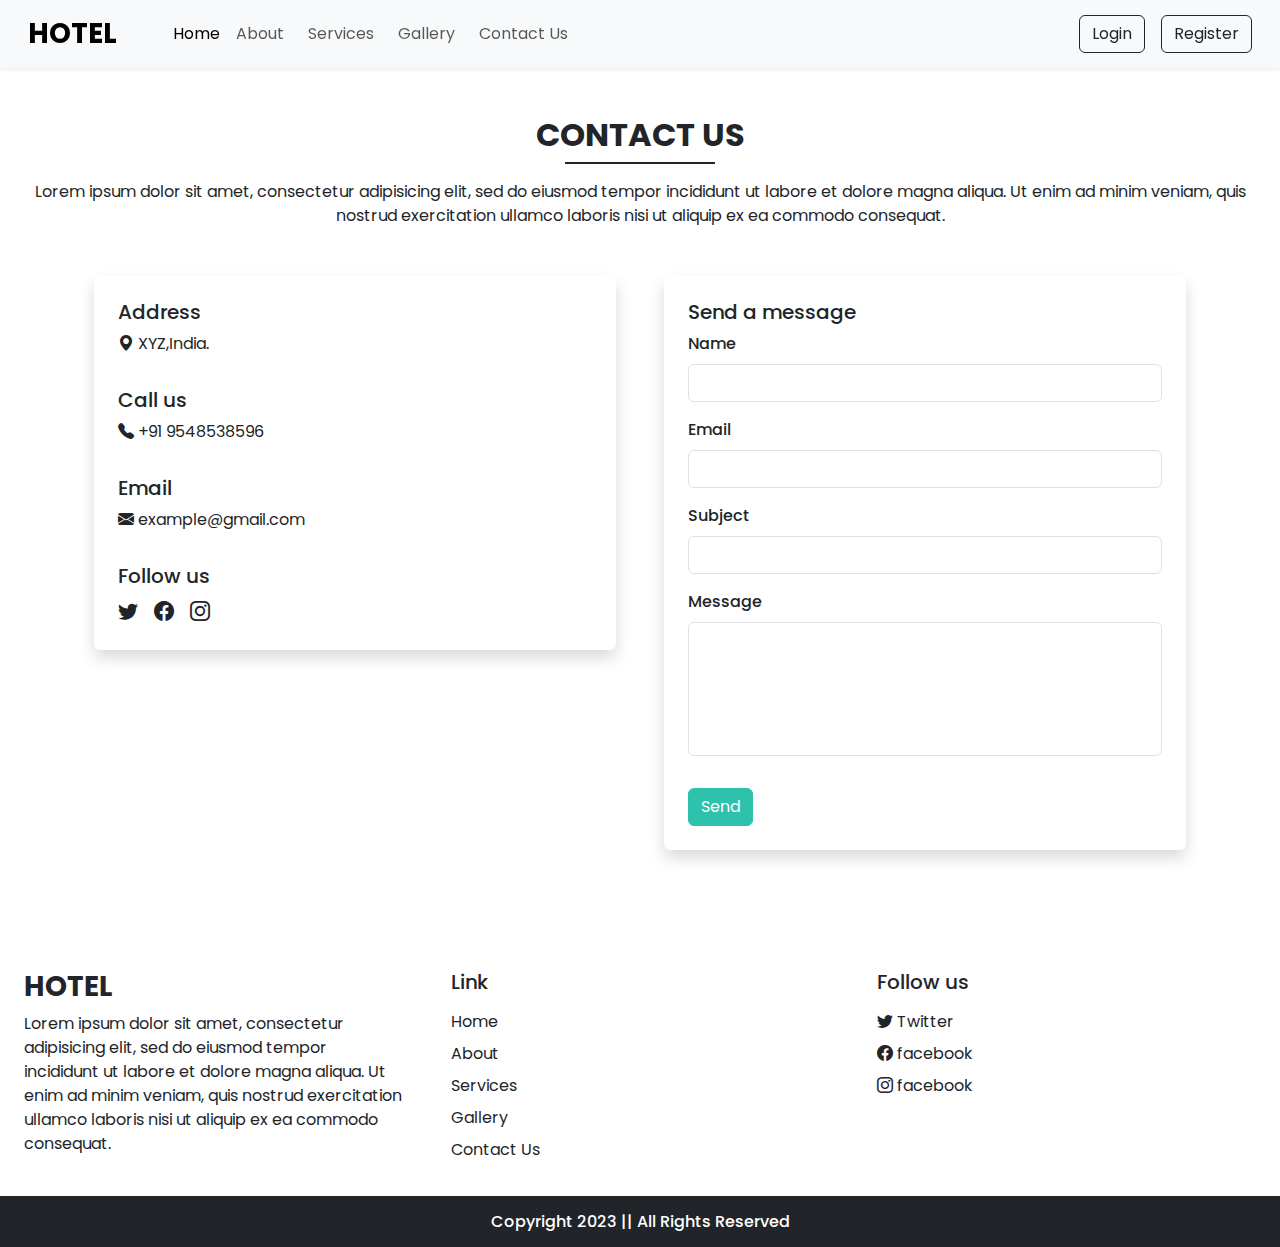
<file: contact.html>
<!DOCTYPE html>
<html>
<head>
	<title>Hotel Booking Website</title>
	<!-- CSS only --><link href="https://cdn.jsdelivr.net/npm/bootstrap@5.2.0/dist/css/bootstrap.min.css" rel="stylesheet">
<link rel="preconnect" href="https://fonts.googleapis.com">
<link rel="preconnect" href="https://fonts.gstatic.com" crossorigin>
<link href="https://fonts.googleapis.com/css2?family=Nunito:ital,wght@1,200&family=Poppins:ital,wght@0,400;0,500;1,400&display=swap" rel="stylesheet">
<link rel="preconnect" href="https://fonts.googleapis.com">
<link rel="preconnect" href="https://fonts.gstatic.com" crossorigin>
<link href="https://fonts.googleapis.com/css2?family=Merienda:wght@400;700&family=Nunito:ital,wght@1,200&family=Poppins:ital,wght@0,400;0,500;1,400&display=swap" rel="stylesheet">
<link rel="stylesheet" href="https://cdn.jsdelivr.net/npm/bootstrap-icons@1.9.1/font/bootstrap-icons.css">
<link
  rel="stylesheet"
  href="https://cdn.jsdelivr.net/npm/swiper@8/swiper-bundle.min.css"
/>
<link rel="stylesheet" type="text/css" href="css/common.css">
<script src="https://cdn.jsdelivr.net/npm/swiper@8/swiper-bundle.min.js"></script>


</head>
<body>
  <nav class="navbar navbar-expand-lg bg-light px-lg-3 py-lg-2 shadow-sm sticky-top">
    <div class="container-fluid">
      <a class="navbar-brand me-5 fw-bold fs-3 h-font" href="index.html">HOTEL</a>
      <button class="navbar-toggler shadow-none" type="button" data-bs-toggle="collapse" data-bs-target="#navbarSupportedContent" aria-controls="navbarSupportedContent" aria-expanded="false" aria-label="Toggle navigation">
        <span class="navbar-toggler-icon"></span>
      </button>
      <div class="collapse navbar-collapse" id="navbarSupportedContent">
        <ul class="navbar-nav me-auto mb-2 mb-lg-0">
          <li class="nav-item">
          <a class="nav-link active" aria-current="page" href="index.html">Home</a>
        </li>
        <li class="nav-item">
          <a class="nav-link me-2" href="about.html">About</a>
        </li>
          <li class="nav-item">
          <a class="nav-link me-2" href="services.html">Services</a>
          </li>
          <li class="nav-item btt1 ">
          <a class="nav-link me-2" href="#">Gallery</a>
          <div class="dropdown-content">
            <a href="gallery.html" style="
            text-decoration: none;
            color: gray;
          ">Photos</a> <br>
            <a href="yt.html" style="
            text-decoration: none;
            color: gray;
          ">You Tube Video</a>
          </div>
          </li>
          <li class="nav-item">
          <a class="nav-link me-2" href="contact.html">Contact Us</a>
          </li>
          
        </ul>
        <div class="d-flex" role="search">
          <button type="button" class="btn btn-outline-dark shadow-none me-lg-3 me-2" data-bs-toggle="modal" data-bs-target="#loginModel">Login	</button>
          <button type="button" class="btn btn-outline-dark shadow-none" data-bs-toggle="modal" data-bs-target="#registerModel">Register	</button>
        </div>
      </div>
    </div>
  </nav>
  
  <div class="modal fade" id="loginModel" data-bs-backdrop="static" data-bs-keyboard="false" tabindex="-1" aria-labelledby="staticBackdropLabel" aria-hidden="true">
    <div class="modal-dialog">
      <div class="modal-content">
        <form>
          <div class="modal-header">
            <h5 class="modal-title d-flex align-items-center">
            <i class="bi bi-person-circle fs-3 me-2">User Login</i>
            </h5>
            <button type="reset" class="btn-close shadow-none" data-bs-dismiss="modal" aria-label="Close"></button>
            </div>
            <div class="modal-body">
            <div class="mb-3">
            <label class="form-label">Email address</label>
            <input type="email" class="form-control shadow-none">
            </div>
          <div class="mb-4">
            <label class="form-label">Password</label>
            <input type="password" class="form-control shadow-none">
          </div>
          <div class="d-flex align-items-center justify-content-between mb-2">
            <button type="submit" class="btn btn-dark shadow-none">LOGIN</button>
            <a href="JavaScript: void(0)" class="text-secondary text-decoration-none" >Forgot Password</a>
          </div>
            </div>
            <div class="modal-footer">
            <button type="button" class="btn btn-secondary" data-bs-dismiss="modal">Close</button>
            <button type="button" class="btn btn-primary">Understood</button>
            </div>
        </form>
        
      </div>
    </div>
  </div>
  
  <div class="modal fade" id="registerModel" data-bs-backdrop="static" data-bs-keyboard="false" tabindex="-1" aria-labelledby="staticBackdropLabel" aria-hidden="true">
    <div class="modal-dialog modal-lg">
      <div class="modal-content">
        
        <form>
          <div class="modal-header">
            <h5 class="modal-title d-flex align-items-center">
            <i class="bi bi-person-lines-fill fs-3 me-2">User Registration</i>
            </h5>
            <button type="reset" class="btn-close shadow-none" data-bs-dismiss="modal" aria-label="Close"></button>
            </div>
            <div class="modal-body">
              <span class="badge rounded-pill bg-light text-dark mb-3 text-wrap lh-base">Note: Your details must match with your ID (Aadhaar card, passport, driving license, etc.) that will be required during check-in.
            </span>
          <div class="container-fluid">
            <div class="row">
              <div class="col-md-6 ps-0 mb-3">
                <label class="form-label">Name</label>
                <input type="text" class="form-control shadow-none">
              </div>
              <div class="col-md-6 p-0">
                <label class="form-label">Email</label>
                <input type="email" class="form-control shadow-none">
              </div>
              <div class="col-md-6 ps-0 mb-3">
                <label class="form-label">Phone Number</label>
                <input type="number" class="form-control shadow-none">
              </div>
              <div class="col-md-6 p-0">
                <label class="form-label">Picture</label>
                <input type="file" class="form-control shadow-none">
              </div>
              <div class="col-md-12 p-0">
                <label class="form-label">Address</label>
                <textarea class="form-control shadow-none" rows="1"></textarea>
              </div>
              <div class="col-md-6 ps-0 mb-3">
                <label class="form-label">Pin Code</label>
                <input type="number" class="form-control shadow-none">
              </div>
              <div class="col-md-6 p-0">
                <label class="form-label">Date of Birth</label>
                <input type="number" class="form-control shadow-none">
              </div>
              <div class="col-md-6 ps-0 mb-3">
                <label class="form-label">Password</label>
                <input type="passport" class="form-control shadow-none">
              </div>
              <div class="col-md-6 p-0">
                <label class="form-label">Confirm Password</label>
                <input type="passport" class="form-control shadow-none">
              </div>
              <div class="text-center my-1">
                <button type="submit" class="btn btn-dark shadow-none">Register</button>
              </div>
            </div>
          </div>	
            
        </form>
        
      </div>
    </div>
  </div>
    
  </div>

<div class="my-5 px-4">
  <h2 class="fw-bold h-font text-center">CONTACT US</h2>

  <div class="h-line bg-dark"></div>
  <p class="text-center mt-3">
    Lorem ipsum dolor sit amet, consectetur adipisicing elit, sed do eiusmod
    tempor incididunt ut labore et dolore magna aliqua. Ut enim ad minim veniam,
    quis nostrud exercitation ullamco laboris nisi ut aliquip ex ea commodo
    consequat.
  </p>
</div>

<div class="container">
  <div class="row">
    <div class="col-lg-6 col-md-6 mb-5 px-4">
      <div class="bg-white rounded shadow p-4">
        <h5>Address</h5>
        <a href="#" target="_blank" class="d-inline-block text-decoration-none text-dark mb-2">
          <i class="bi bi-geo-alt-fill"></i> XYZ,India.
        </a>
        <h5 class="mt-4">Call us</h5>
        <a href="#" class="d-inline-block mb-2 text-decoration-none text-dark"><i class="bi bi-telephone-fill"></i> +91 9548538596</a>
        <br>
        <h5 class="mt-4">Email</h5>
        <a href="#" class="d-inline-block mb-2 text-decoration-none text-dark"><i class="bi bi-envelope-fill"></i> example@gmail.com</a>

        <h5 class="mt-4">Follow us</h5>
        <a href="#" class="d-inline-block text-dark fs-5 me-2">
            <i class="bi bi-twitter me-1"></i>
        </a>
        
        <a href="#" class="d-inline-block text-dark fs-5 me-2">
            <i class="bi bi-facebook me-1"></i>
        </a>
        
        <a href="#" class="d-inline-block text-dark fs-5">
          <i class="bi bi-instagram me-1"></i>
          
        </a>
      </div>
    </div>
    <div class="col-lg-6 col-md-6 mb-5 px-4">
      <div class="bg-white rounded shadow p-4">
        <form>
          <h5>Send a message</h5>
          <div class="mb-3">
          <label class="form-label" style="font-weight: 500;">Name</label>
          <input type="text" class="form-control shadow-none">
          </div>
          <div class="mb-3">
          <label class="form-label" style="font-weight: 500;">Email</label>
          <input type="email" class="form-control shadow-none">
          </div>
          <div class="mb-3">
          <label class="form-label" style="font-weight: 500;">Subject</label>
          <input type="text" class="form-control shadow-none">
          </div>
          <div class="mb-3">
          <label class="form-label" style="font-weight: 500;">Message</label>
          <textarea class="form-control shadow-none" rows="5" style="resize: none;"></textarea>
          </div>
          <button type="submit" class="btn text-white custom-bg mt-3">Send</button>
        </form>
      </div>
    </div>
</div>
    
  </div>
</div>
<div class="container-fluid bg-white mt-5">
	<div class="row">
		<div class="col-lg-4 p-4">
			<h3 class="h-font fw-bold fs-3 mb-2">HOTEL</h3>
			<p>Lorem ipsum dolor sit amet, consectetur adipisicing elit, sed do eiusmod
			tempor incididunt ut labore et dolore magna aliqua. Ut enim ad minim veniam,
			quis nostrud exercitation ullamco laboris nisi ut aliquip ex ea commodo
			consequat.</p>
		</div>
		<div class="col-lg-4 p-4">
			<h5 class="mb-3">Link</h5>
			<a href="#" class="d-inline-block mb-2 text-dark text-decoration-none">Home</a><br>
			<a href="about.html" class="d-inline-block mb-2 text-dark text-decoration-none">About</a> <br>
			<a href="Services.html" class="d-inline-block mb-2 text-dark text-decoration-none">Services</a><br>
			<a href="gallery.html" class="d-inline-block mb-2 text-dark text-decoration-none">Gallery</a><br>
			<a href="contact.html" class="d-inline-block mb-2 text-dark text-decoration-none">Contact Us</a><br>
		</div>
		<div class="col-lg-4 p-4">
			<h5 class="mb-3">Follow us</h5>
			<a href="#" class="d-inline-block text-dark text-decoration-none mb-2">
				<i class="bi bi-twitter me-1"></i>Twitter
			</a><br>
			<a href="#" class="d-inline-block text-dark text-decoration-none mb-2">
				<i class="bi bi-facebook me-1"></i>facebook
			</a><br> 
			<a href="#" class="d-inline-block text-dark text-decoration-none">
				<i class="bi bi-instagram me-1"></i>facebook
			</a><br>  
		</div>
	</div>
</div>

<h6 class="text-center bg-dark text-white p-3 m-0">Copyright 2023 || All Rights Reserved</h6>
<script src="https://cdn.jsdelivr.net/npm/bootstrap@5.2.0/dist/js/bootstrap.bundle.min.js"></script>
<script src="https://cdn.jsdelivr.net/npm/bootstrap@5.2.0/dist/js/bootstrap.bundle.min.js"></script>
</body>
</html>
</file>
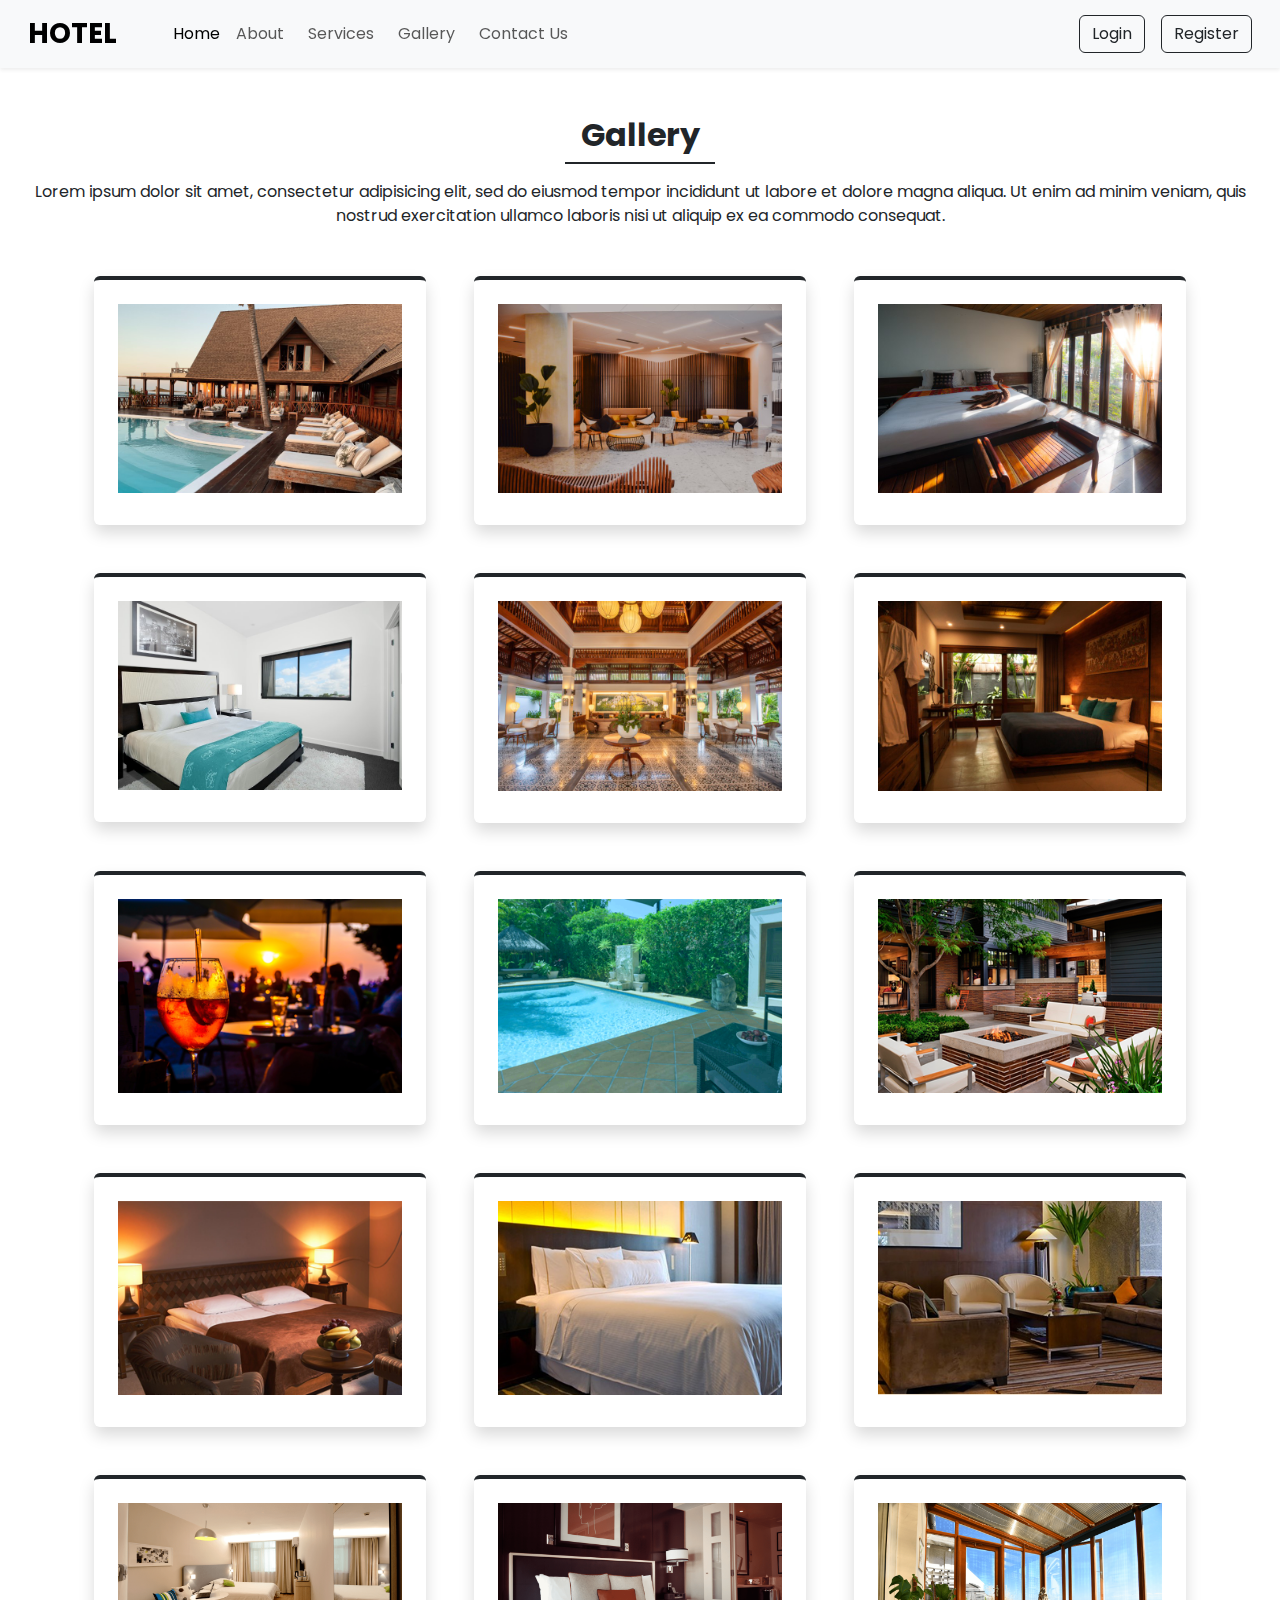
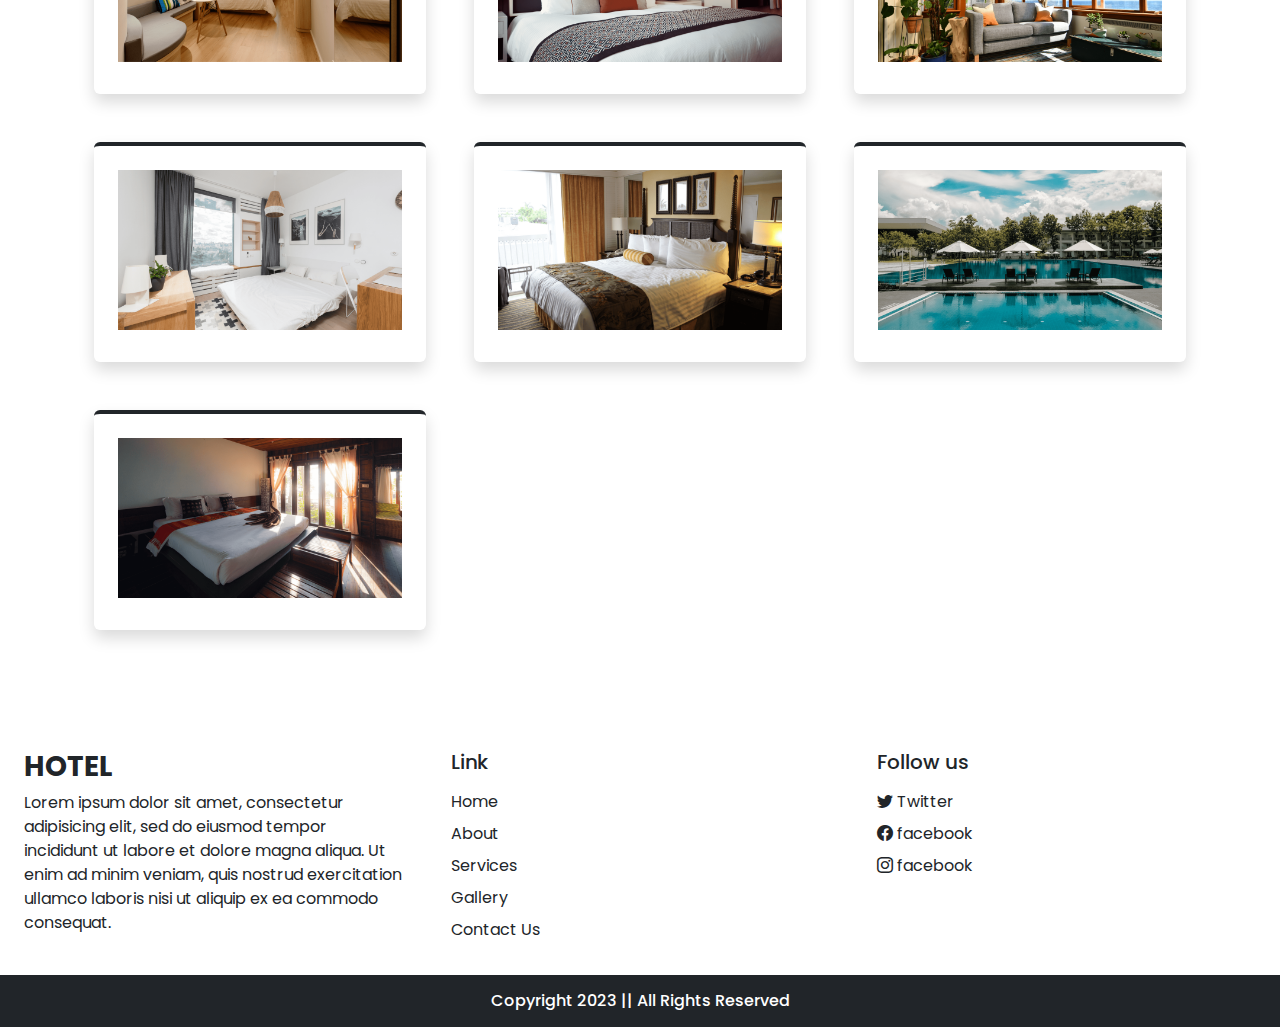
<file: gallery.html>
<!DOCTYPE html>
<html>
<head>
	<title>Hotel Booking Website</title>
	<!-- CSS only -->
  <link href="https://cdn.jsdelivr.net/npm/bootstrap@5.2.0/dist/css/bootstrap.min.css" rel="stylesheet">
  <link rel="preconnect" href="https://fonts.googleapis.com">
  <link rel="preconnect" href="https://fonts.gstatic.com" crossorigin>
  <link href="https://fonts.googleapis.com/css2?family=Nunito:ital,wght@1,200&family=Poppins:ital,wght@0,400;0,500;1,400&display=swap" rel="stylesheet">
  <link rel="preconnect" href="https://fonts.googleapis.com">
  <link rel="preconnect" href="https://fonts.gstatic.com" crossorigin>
  <link href="https://fonts.googleapis.com/css2?family=Merienda:wght@400;700&family=Nunito:ital,wght@1,200&family=Poppins:ital,wght@0,400;0,500;1,400&display=swap" rel="stylesheet">
  <link rel="stylesheet" href="https://cdn.jsdelivr.net/npm/bootstrap-icons@1.9.1/font/bootstrap-icons.css">
<link
  rel="stylesheet"
  href="https://cdn.jsdelivr.net/npm/swiper@8/swiper-bundle.min.css"
/>
<link rel="stylesheet" type="text/css" href="css/common.css">
<script src="https://cdn.jsdelivr.net/npm/swiper@8/swiper-bundle.min.js"></script>
<style>
  .pop:hover{
    border-top-color: var(--teal) !important;
    transform: scale(1.03);
    transition: all 0.3s;
  }
</style>

</head>
<body>
  <nav class="navbar navbar-expand-lg bg-light px-lg-3 py-lg-2 shadow-sm sticky-top">
    <div class="container-fluid">
      <a class="navbar-brand me-5 fw-bold fs-3 h-font" href="index.html">HOTEL</a>
      <button class="navbar-toggler shadow-none" type="button" data-bs-toggle="collapse" data-bs-target="#navbarSupportedContent" aria-controls="navbarSupportedContent" aria-expanded="false" aria-label="Toggle navigation">
        <span class="navbar-toggler-icon"></span>
      </button>
      <div class="collapse navbar-collapse" id="navbarSupportedContent">
        <ul class="navbar-nav me-auto mb-2 mb-lg-0">
          <li class="nav-item">
          <a class="nav-link active" aria-current="page" href="index.html">Home</a>
        </li>
        <li class="nav-item">
          <a class="nav-link me-2" href="about.html">About</a>
        </li>
          <li class="nav-item">
          <a class="nav-link me-2" href="services.html">Services</a>
          </li>
          <li class="nav-item btt1 ">
          <a class="nav-link me-2" href="#">Gallery</a>
          <div class="dropdown-content">
            <a href="gallery.html" style="
            text-decoration: none;
            color: gray;
          ">Photos</a> <br>
            <a href="yt.html" style="
            text-decoration: none;
            color: gray;
          ">You Tube Video</a>
          </div>
          </li>
          <li class="nav-item">
          <a class="nav-link me-2" href="contact.html">Contact Us</a>
          </li>
          
        </ul>
        <div class="d-flex" role="search">
          <button type="button" class="btn btn-outline-dark shadow-none me-lg-3 me-2" data-bs-toggle="modal" data-bs-target="#loginModel">Login	</button>
          <button type="button" class="btn btn-outline-dark shadow-none" data-bs-toggle="modal" data-bs-target="#registerModel">Register	</button>
        </div>
      </div>
    </div>
  </nav>
  
  <div class="modal fade" id="loginModel" data-bs-backdrop="static" data-bs-keyboard="false" tabindex="-1" aria-labelledby="staticBackdropLabel" aria-hidden="true">
    <div class="modal-dialog">
      <div class="modal-content">
        <form>
          <div class="modal-header">
            <h5 class="modal-title d-flex align-items-center">
            <i class="bi bi-person-circle fs-3 me-2">User Login</i>
            </h5>
            <button type="reset" class="btn-close shadow-none" data-bs-dismiss="modal" aria-label="Close"></button>
            </div>
            <div class="modal-body">
            <div class="mb-3">
            <label class="form-label">Email address</label>
            <input type="email" class="form-control shadow-none">
            </div>
          <div class="mb-4">
            <label class="form-label">Password</label>
            <input type="password" class="form-control shadow-none">
          </div>
          <div class="d-flex align-items-center justify-content-between mb-2">
            <button type="submit" class="btn btn-dark shadow-none">LOGIN</button>
            <a href="JavaScript: void(0)" class="text-secondary text-decoration-none" >Forgot Password</a>
          </div>
            </div>
            <div class="modal-footer">
            <button type="button" class="btn btn-secondary" data-bs-dismiss="modal">Close</button>
            <button type="button" class="btn btn-primary">Understood</button>
            </div>
        </form>
        
      </div>
    </div>
  </div>
  
  <div class="modal fade" id="registerModel" data-bs-backdrop="static" data-bs-keyboard="false" tabindex="-1" aria-labelledby="staticBackdropLabel" aria-hidden="true">
    <div class="modal-dialog modal-lg">
      <div class="modal-content">
        
        <form>
          <div class="modal-header">
            <h5 class="modal-title d-flex align-items-center">
            <i class="bi bi-person-lines-fill fs-3 me-2">User Registration</i>
            </h5>
            <button type="reset" class="btn-close shadow-none" data-bs-dismiss="modal" aria-label="Close"></button>
            </div>
            <div class="modal-body">
              <span class="badge rounded-pill bg-light text-dark mb-3 text-wrap lh-base">Note: Your details must match with your ID (Aadhaar card, passport, driving license, etc.) that will be required during check-in.
            </span>
          <div class="container-fluid">
            <div class="row">
              <div class="col-md-6 ps-0 mb-3">
                <label class="form-label">Name</label>
                <input type="text" class="form-control shadow-none">
              </div>
              <div class="col-md-6 p-0">
                <label class="form-label">Email</label>
                <input type="email" class="form-control shadow-none">
              </div>
              <div class="col-md-6 ps-0 mb-3">
                <label class="form-label">Phone Number</label>
                <input type="number" class="form-control shadow-none">
              </div>
              <div class="col-md-6 p-0">
                <label class="form-label">Picture</label>
                <input type="file" class="form-control shadow-none">
              </div>
              <div class="col-md-12 p-0">
                <label class="form-label">Address</label>
                <textarea class="form-control shadow-none" rows="1"></textarea>
              </div>
              <div class="col-md-6 ps-0 mb-3">
                <label class="form-label">Pin Code</label>
                <input type="number" class="form-control shadow-none">
              </div>
              <div class="col-md-6 p-0">
                <label class="form-label">Date of Birth</label>
                <input type="number" class="form-control shadow-none">
              </div>
              <div class="col-md-6 ps-0 mb-3">
                <label class="form-label">Password</label>
                <input type="passport" class="form-control shadow-none">
              </div>
              <div class="col-md-6 p-0">
                <label class="form-label">Confirm Password</label>
                <input type="passport" class="form-control shadow-none">
              </div>
              <div class="text-center my-1">
                <button type="submit" class="btn btn-dark shadow-none">Register</button>
              </div>
            </div>
          </div>	
            
        </form>
        
      </div>
    </div>
  </div>
    
  </div>

<div class="my-5 px-4">
  <h2 class="fw-bold h-font text-center">Gallery</h2>

  <div class="h-line bg-dark"></div>
  <p class="text-center mt-3">
    Lorem ipsum dolor sit amet, consectetur adipisicing elit, sed do eiusmod
    tempor incididunt ut labore et dolore magna aliqua. Ut enim ad minim veniam,
    quis nostrud exercitation ullamco laboris nisi ut aliquip ex ea commodo
    consequat.
  </p>
</div>

<div class="container">
  <div class="row">
    <div class="col-lg-4 col-md-6 mb-5 px-4">
      <div class="bg-white rounded shadow p-4 border-top border-4 border-dark pop">
        <div class="d-flex align-items-center mb-2">
          <img src="images/facilities/g-1.jpg" width="100%">
        </div>  
         
      </div>
    </div>
    <div class="col-lg-4 col-md-6 mb-5 px-4">
      <div class="bg-white rounded shadow p-4 border-top border-4 border-dark pop">
        <div class="d-flex align-items-center mb-2">
          <img src="images/facilities/g-2.jpg" width="100%">
        </div>  
          
      </div>
    </div>
    <div class="col-lg-4 col-md-6 mb-5 px-4">
      <div class="bg-white rounded shadow p-4 border-top border-4 border-dark pop">
        <div class="d-flex align-items-center mb-2">
          <img src="images/facilities/g-3.jpg" width="100%">
        </div>  
          
      </div>
    </div>
    <div class="col-lg-4 col-md-6 mb-5 px-4">
      <div class="bg-white rounded shadow p-4 border-top border-4 border-dark pop">
        <div class="d-flex align-items-center mb-2">
          <img src="images/facilities/g-4.jpg" width="100%">
        </div>  
            
      </div>
    </div>
    <div class="col-lg-4 col-md-6 mb-5 px-4">
      <div class="bg-white rounded shadow p-4 border-top border-4 border-dark pop">
        <div class="d-flex align-items-center mb-2">
          <img src="images/facilities/g-5.jpg" width="100%">
        </div>  
         
      </div>
    </div>
    <div class="col-lg-4 col-md-6 mb-5 px-4">
      <div class="bg-white rounded shadow p-4 border-top border-4 border-dark pop">
        <div class="d-flex align-items-center mb-2">
          <img src="images/facilities/g-6.jpg" width="100%">
        </div>  
        
      </div>
    </div>
    <div class="col-lg-4 col-md-6 mb-5 px-4">
      <div class="bg-white rounded shadow p-4 border-top border-4 border-dark pop">
        <div class="d-flex align-items-center mb-2">
          <img src="images/facilities/g-7.png" width="100%">
        </div>  
         
      </div>
    </div>
    <div class="col-lg-4 col-md-6 mb-5 px-4">
      <div class="bg-white rounded shadow p-4 border-top border-4 border-dark pop">
        <div class="d-flex align-items-center mb-2">
          <img src="images/facilities/g-8.png" width="100%">
        </div>  
          
      </div>
    </div>
    <div class="col-lg-4 col-md-6 mb-5 px-4">
      <div class="bg-white rounded shadow p-4 border-top border-4 border-dark pop">
        <div class="d-flex align-items-center mb-2">
          <img src="images/facilities/g-9.png" width="100%">
        </div>  
          
      </div>
    </div>
    <div class="col-lg-4 col-md-6 mb-5 px-4">
      <div class="bg-white rounded shadow p-4 border-top border-4 border-dark pop">
        <div class="d-flex align-items-center mb-2">
          <img src="images/facilities/award4.png" width="100%">
        </div>  

      </div>
    </div>
    <div class="col-lg-4 col-md-6 mb-5 px-4">
      <div class="bg-white rounded shadow p-4 border-top border-4 border-dark pop">
        <div class="d-flex align-items-center mb-2">
          <img src="images/facilities/award5.png" width="100%">
        </div>  
         
      </div>
    </div>
    <div class="col-lg-4 col-md-6 mb-5 px-4">
      <div class="bg-white rounded shadow p-4 border-top border-4 border-dark pop">
        <div class="d-flex align-items-center mb-2">
          <img src="images/facilities/award6.png" width="100%">
        </div>  
        
      </div>
    </div>
    <div class="col-lg-4 col-md-6 mb-5 px-4">
      <div class="bg-white rounded shadow p-4 border-top border-4 border-dark pop">
        <div class="d-flex align-items-center mb-2">
          <img src="images/rooms/IMG_11892.png" width="100%">
        </div>  
          
      </div>
    </div>
    <div class="col-lg-4 col-md-6 mb-5 px-4">
      <div class="bg-white rounded shadow p-4 border-top border-4 border-dark pop">
        <div class="d-flex align-items-center mb-2">
          <img src="images/rooms/IMG_39782.png" width="100%">
        </div>  

      </div>
    </div>
    <div class="col-lg-4 col-md-6 mb-5 px-4">
      <div class="bg-white rounded shadow p-4 border-top border-4 border-dark pop">
        <div class="d-flex align-items-center mb-2">
          <img src="images/rooms/IMG_42663.png" width="100%">
        </div>  
         
      </div>
    </div>
    <div class="col-lg-4 col-md-6 mb-5 px-4">
      <div class="bg-white rounded shadow p-4 border-top border-4 border-dark pop">
        <div class="d-flex align-items-center mb-2">
          <img src="images/rooms/IMG_65019.png" width="100%">
        </div>      
      </div>
    </div>
    <div class="col-lg-4 col-md-6 mb-5 px-4">
      <div class="bg-white rounded shadow p-4 border-top border-4 border-dark pop">
        <div class="d-flex align-items-center mb-2">
          <img src="images/rooms/IMG_67761.png" width="100%">
        </div>      
      </div>
    </div>
    <div class="col-lg-4 col-md-6 mb-5 px-4">
      <div class="bg-white rounded shadow p-4 border-top border-4 border-dark pop">
        <div class="d-flex align-items-center mb-2">
          <img src="images/rooms/IMG_70583.png" width="100%">
        </div>      
      </div>
    </div>
    <div class="col-lg-4 col-md-6 mb-5 px-4">
      <div class="bg-white rounded shadow p-4 border-top border-4 border-dark pop">
        <div class="d-flex align-items-center mb-2">
          <img src="images/rooms/IMG_78809.png" width="100%">
        </div>      
      </div>
    </div>
   
  </div>
</div>












<div class="container-fluid bg-white mt-5">
	<div class="row">
		<div class="col-lg-4 p-4">
			<h3 class="h-font fw-bold fs-3 mb-2">HOTEL</h3>
			<p>Lorem ipsum dolor sit amet, consectetur adipisicing elit, sed do eiusmod
			tempor incididunt ut labore et dolore magna aliqua. Ut enim ad minim veniam,
			quis nostrud exercitation ullamco laboris nisi ut aliquip ex ea commodo
			consequat.</p>
		</div>
		<div class="col-lg-4 p-4">
			<h5 class="mb-3">Link</h5>
			<a href="#" class="d-inline-block mb-2 text-dark text-decoration-none">Home</a><br>
			<a href="about.html" class="d-inline-block mb-2 text-dark text-decoration-none">About</a><br>
			<a href="Services.html" class="d-inline-block mb-2 text-dark text-decoration-none">Services</a><br>
			<a href="gallery.html" class="d-inline-block mb-2 text-dark text-decoration-none">Gallery</a><br>
			<a href="contact.html" class="d-inline-block mb-2 text-dark text-decoration-none">Contact Us</a><br>
		</div>
		<div class="col-lg-4 p-4">
			<h5 class="mb-3">Follow us</h5>
			<a href="#" class="d-inline-block text-dark text-decoration-none mb-2">
				<i class="bi bi-twitter me-1"></i>Twitter
			</a><br>
			<a href="#" class="d-inline-block text-dark text-decoration-none mb-2">
				<i class="bi bi-facebook me-1"></i>facebook
			</a><br> 
			<a href="#" class="d-inline-block text-dark text-decoration-none">
				<i class="bi bi-instagram me-1"></i>facebook
			</a><br>  
		</div>
	</div>
</div>

<h6 class="text-center bg-dark text-white p-3 m-0">Copyright 2023 || All Rights Reserved</h6>
<script src="https://cdn.jsdelivr.net/npm/bootstrap@5.2.0/dist/js/bootstrap.bundle.min.js"></script>
<script src="https://cdn.jsdelivr.net/npm/bootstrap@5.2.0/dist/js/bootstrap.bundle.min.js"></script>
</body>
</html>
</file>
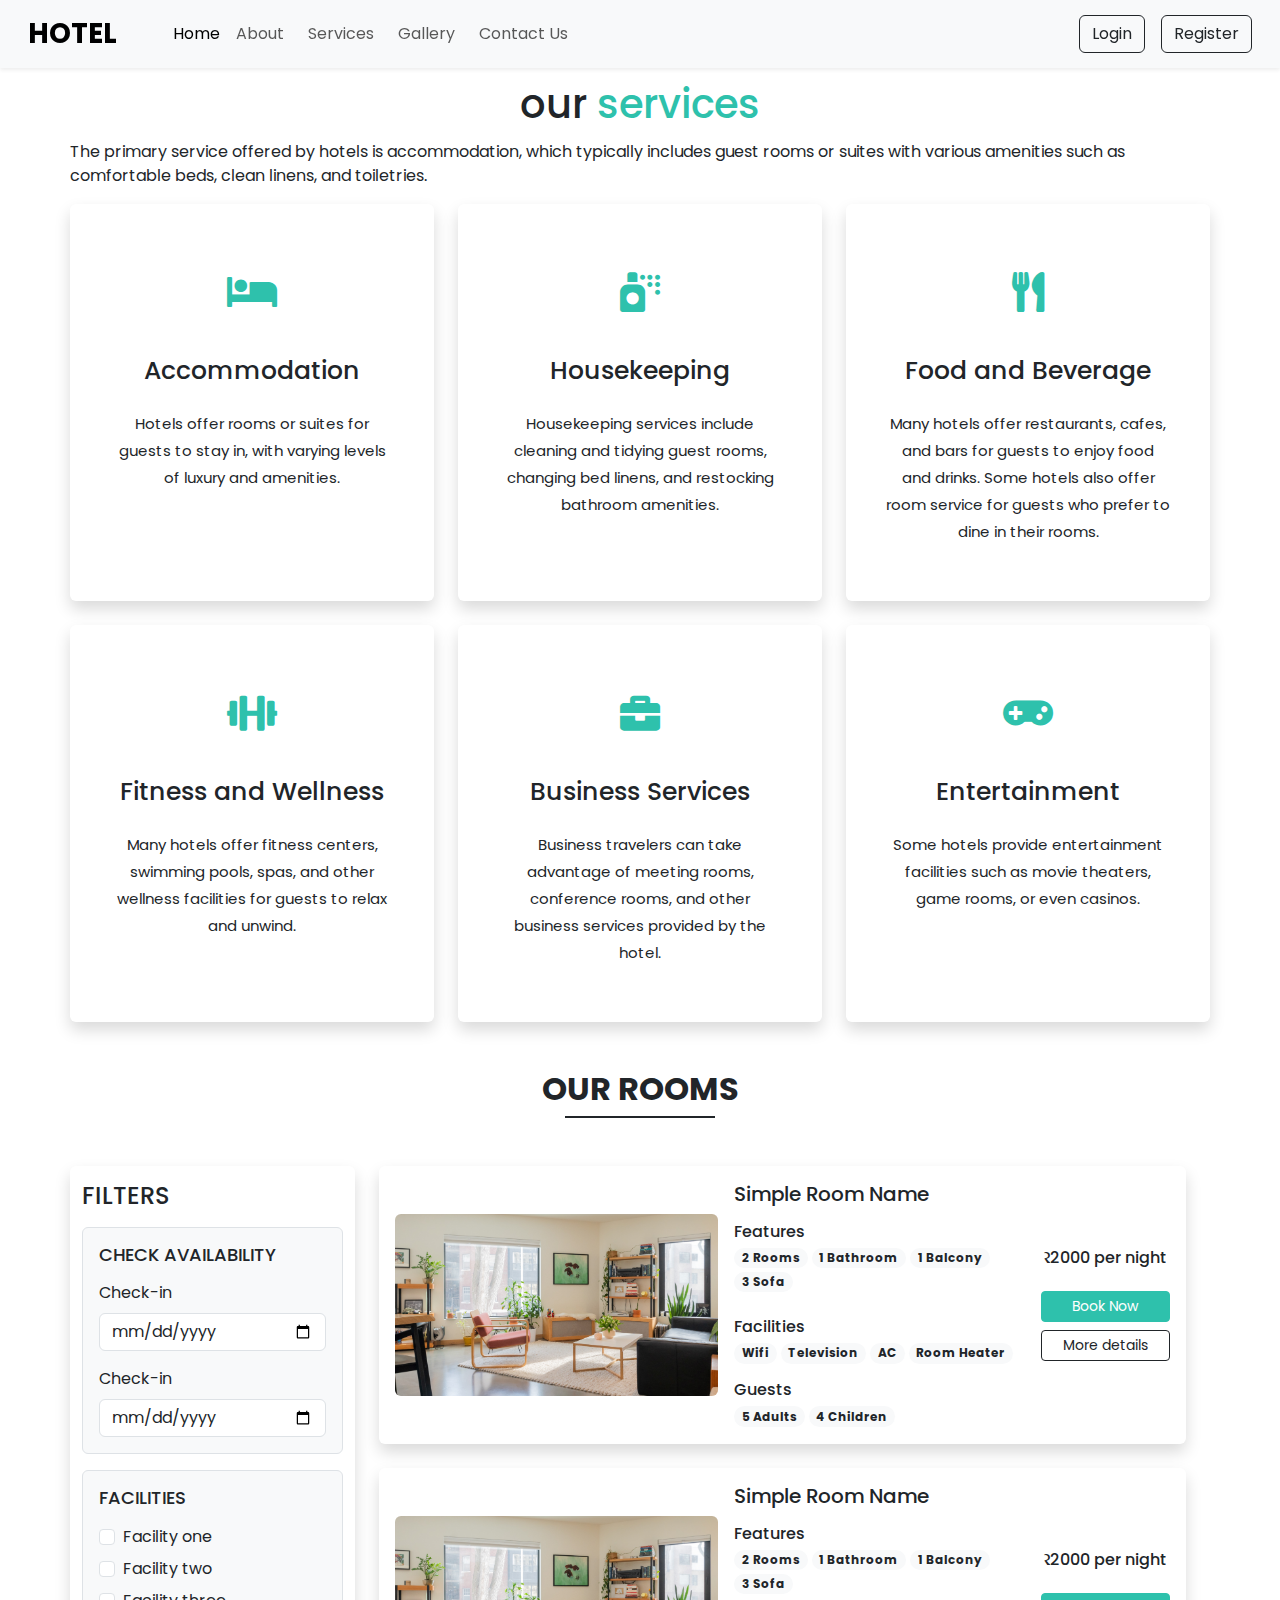
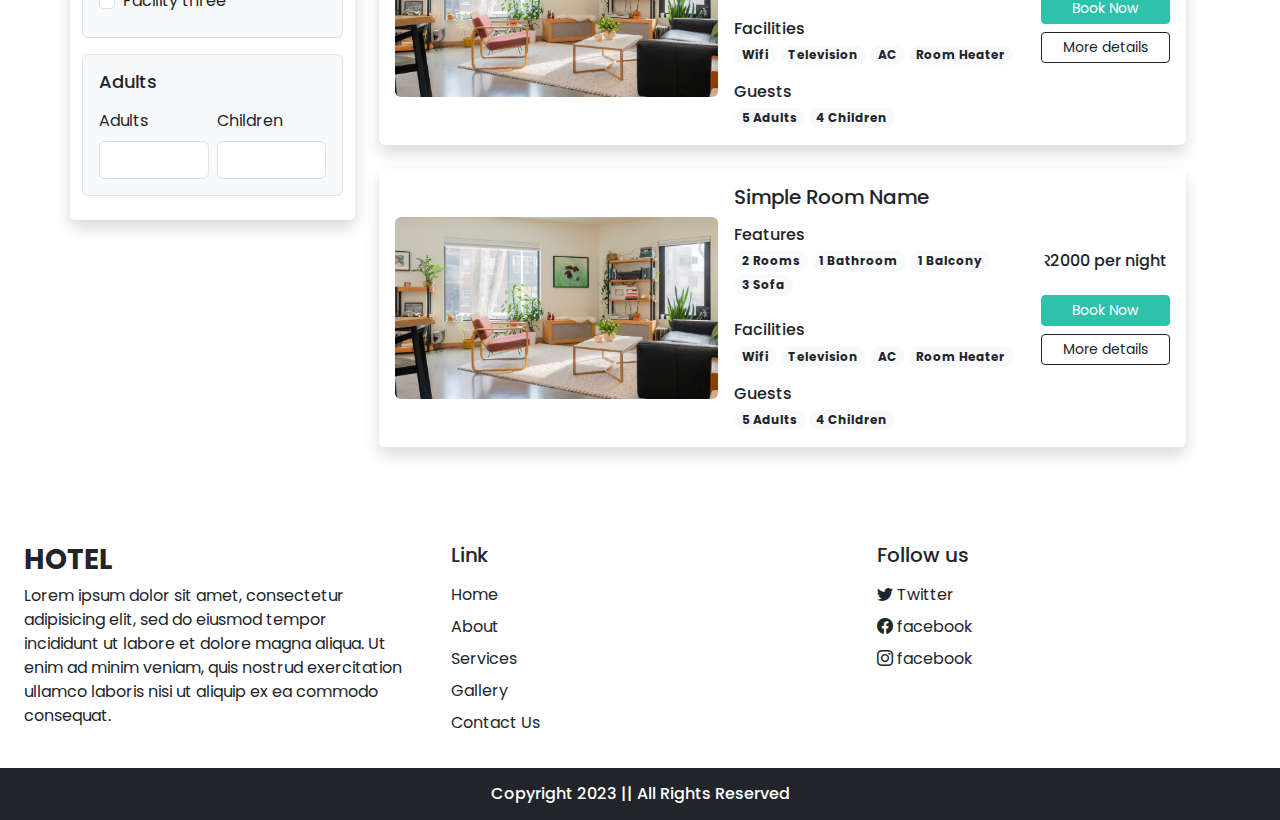
<file: Services.html>
<!DOCTYPE html>
<html>
<head>
	<title>Hotel Booking Website</title>
	<!-- CSS only -->
  <link href="https://cdn.jsdelivr.net/npm/bootstrap@5.2.0/dist/css/bootstrap.min.css" rel="stylesheet">
  <link rel="preconnect" href="https://fonts.googleapis.com">
  <link rel="preconnect" href="https://fonts.gstatic.com" crossorigin>
  <link href="https://fonts.googleapis.com/css2?family=Nunito:ital,wght@1,200&family=Poppins:ital,wght@0,400;0,500;1,400&display=swap" rel="stylesheet">
  <link rel="preconnect" href="https://fonts.googleapis.com">
  <link rel="preconnect" href="https://fonts.gstatic.com" crossorigin>
  <link href="https://fonts.googleapis.com/css2?family=Merienda:wght@400;700&family=Nunito:ital,wght@1,200&family=Poppins:ital,wght@0,400;0,500;1,400&display=swap" rel="stylesheet">
  <link rel="stylesheet" href="https://cdn.jsdelivr.net/npm/bootstrap-icons@1.9.1/font/bootstrap-icons.css">
<link
  rel="stylesheet"
  href="https://cdn.jsdelivr.net/npm/swiper@8/swiper-bundle.min.css"
/>
<link rel="stylesheet" type="text/css" href="css/common.css">

<link rel="stylesheet" href="https://cdnjs.cloudflare.com/ajax/libs/font-awesome/5.15.4/css/all.min.css">
<script src="https://cdn.jsdelivr.net/npm/swiper@8/swiper-bundle.min.js"></script>


</head>
<body>
  <nav class="navbar navbar-expand-lg bg-light px-lg-3 py-lg-2 shadow-sm sticky-top">
    <div class="container-fluid">
      <a class="navbar-brand me-5 fw-bold fs-3 h-font" href="index.html">HOTEL</a>
      <button class="navbar-toggler shadow-none" type="button" data-bs-toggle="collapse" data-bs-target="#navbarSupportedContent" aria-controls="navbarSupportedContent" aria-expanded="false" aria-label="Toggle navigation">
        <span class="navbar-toggler-icon"></span>
      </button>
      <div class="collapse navbar-collapse" id="navbarSupportedContent">
        <ul class="navbar-nav me-auto mb-2 mb-lg-0">
          <li class="nav-item">
          <a class="nav-link active" aria-current="page" href="index.html">Home</a>
        </li>
        <li class="nav-item">
          <a class="nav-link me-2" href="about.html">About</a>
        </li>
          <li class="nav-item">
          <a class="nav-link me-2" href="services.html">Services</a>
          </li>
          <li class="nav-item btt1 ">
          <a class="nav-link me-2" href="#">Gallery</a>
          <div class="dropdown-content">
            <a href="gallery.html" style="
            text-decoration: none;
            color: gray;
          ">Photos</a> <br>
            <a href="yt.html" style="
            text-decoration: none;
            color: gray;
          ">You Tube Video</a>
          </div>
          </li>
          <li class="nav-item">
          <a class="nav-link me-2" href="contact.html">Contact Us</a>
          </li>
          
        </ul>
        <div class="d-flex" role="search">
          <button type="button" class="btn btn-outline-dark shadow-none me-lg-3 me-2" data-bs-toggle="modal" data-bs-target="#loginModel">Login	</button>
          <button type="button" class="btn btn-outline-dark shadow-none" data-bs-toggle="modal" data-bs-target="#registerModel">Register	</button>
        </div>
      </div>
    </div>
  </nav>
  
  <div class="modal fade" id="loginModel" data-bs-backdrop="static" data-bs-keyboard="false" tabindex="-1" aria-labelledby="staticBackdropLabel" aria-hidden="true">
    <div class="modal-dialog">
      <div class="modal-content">
        <form>
          <div class="modal-header">
            <h5 class="modal-title d-flex align-items-center">
            <i class="bi bi-person-circle fs-3 me-2">User Login</i>
            </h5>
            <button type="reset" class="btn-close shadow-none" data-bs-dismiss="modal" aria-label="Close"></button>
            </div>
            <div class="modal-body">
            <div class="mb-3">
            <label class="form-label">Email address</label>
            <input type="email" class="form-control shadow-none">
            </div>
          <div class="mb-4">
            <label class="form-label">Password</label>
            <input type="password" class="form-control shadow-none">
          </div>
          <div class="d-flex align-items-center justify-content-between mb-2">
            <button type="submit" class="btn btn-dark shadow-none">LOGIN</button>
            <a href="JavaScript: void(0)" class="text-secondary text-decoration-none" >Forgot Password</a>
          </div>
            </div>
            <div class="modal-footer">
            <button type="button" class="btn btn-secondary" data-bs-dismiss="modal">Close</button>
            <button type="button" class="btn btn-primary">Understood</button>
            </div>
        </form>
        
      </div>
    </div>
  </div>
  
  <div class="modal fade" id="registerModel" data-bs-backdrop="static" data-bs-keyboard="false" tabindex="-1" aria-labelledby="staticBackdropLabel" aria-hidden="true">
    <div class="modal-dialog modal-lg">
      <div class="modal-content">
        
        <form>
          <div class="modal-header">
            <h5 class="modal-title d-flex align-items-center">
            <i class="bi bi-person-lines-fill fs-3 me-2">User Registration</i>
            </h5>
            <button type="reset" class="btn-close shadow-none" data-bs-dismiss="modal" aria-label="Close"></button>
            </div>
            <div class="modal-body">
              <span class="badge rounded-pill bg-light text-dark mb-3 text-wrap lh-base">Note: Your details must match with your ID (Aadhaar card, passport, driving license, etc.) that will be required during check-in.
            </span>
          <div class="container-fluid">
            <div class="row">
              <div class="col-md-6 ps-0 mb-3">
                <label class="form-label">Name</label>
                <input type="text" class="form-control shadow-none">
              </div>
              <div class="col-md-6 p-0">
                <label class="form-label">Email</label>
                <input type="email" class="form-control shadow-none">
              </div>
              <div class="col-md-6 ps-0 mb-3">
                <label class="form-label">Phone Number</label>
                <input type="number" class="form-control shadow-none">
              </div>
              <div class="col-md-6 p-0">
                <label class="form-label">Picture</label>
                <input type="file" class="form-control shadow-none">
              </div>
              <div class="col-md-12 p-0">
                <label class="form-label">Address</label>
                <textarea class="form-control shadow-none" rows="1"></textarea>
              </div>
              <div class="col-md-6 ps-0 mb-3">
                <label class="form-label">Pin Code</label>
                <input type="number" class="form-control shadow-none">
              </div>
              <div class="col-md-6 p-0">
                <label class="form-label">Date of Birth</label>
                <input type="number" class="form-control shadow-none">
              </div>
              <div class="col-md-6 ps-0 mb-3">
                <label class="form-label">Password</label>
                <input type="passport" class="form-control shadow-none">
              </div>
              <div class="col-md-6 p-0">
                <label class="form-label">Confirm Password</label>
                <input type="passport" class="form-control shadow-none">
              </div>
              <div class="text-center my-1">
                <button type="submit" class="btn btn-dark shadow-none">Register</button>
              </div>
            </div>
          </div>	
            
        </form>
        
      </div>
    </div>
  </div>
    
  </div>



  <section class="service" id="service" style="max-width: 1140px; margin: auto;">

    <h1 class="heading"> our <span>services</span> </h1>

    <p>
      The primary service offered by hotels is accommodation, which typically includes guest rooms or suites with various amenities such as comfortable beds, clean linens, and toiletries.
    </p>
    <div class="box-container">
      

        <div class="box bg-white rounded shadow">
            <i class="fas fa-bed"></i>
            <h3>Accommodation</h3>
            <p>Hotels offer rooms or suites for guests to stay in, with varying levels of luxury and amenities.</p>
        </div>

        <div class="box bg-white rounded shadow">
            <i class="fas fa-spray-can"></i>
            <h3>Housekeeping</h3>
            <p>Housekeeping services include cleaning and tidying guest rooms, changing bed linens, and restocking bathroom amenities.</p>
        </div>

        <div class="box bg-white rounded shadow">
            <i class="fas fa-utensils"></i>
            <h3>Food and Beverage</h3>
            <p> Many hotels offer restaurants, cafes, and bars for guests to enjoy food and drinks. Some hotels also offer room service for guests who prefer to dine in their rooms.</p>
        </div>

        <div class="box bg-white rounded shadow">
            <i class="fas fa-dumbbell"></i>
            <h3>Fitness and Wellness</h3>
            <p>Many hotels offer fitness centers, swimming pools, spas, and other wellness facilities for guests to relax and unwind.</p>
        </div>

        <div class="box bg-white rounded shadow">
            <i class="fas fa-briefcase"></i>
            <h3>Business Services</h3>
            <p> Business travelers can take advantage of meeting rooms, conference rooms, and other business services provided by the hotel.</p>
        </div>

        <div class="box bg-white rounded shadow">
            <i class="fas fa-gamepad"></i>
            <h3>Entertainment</h3>
            <p>Some hotels provide entertainment facilities such as movie theaters, game rooms, or even casinos.</p>
        </div>

    </div>


</section>






<div class="my-5 px-4">
  <h2 class="fw-bold h-font text-center">OUR ROOMS</h2>

  <div class="h-line bg-dark"></div>
 
</div>

<div class="container">
  <div class="row">
   <div class="col-lg-3 col-md-12 mb-lg-0 mb-4 px-0">

     <nav class="navbar navbar-expand-lg navbar-light bg-white rounded shadow">
  <div class="container-fluid flex-lg-column align-items-stretch">
    <h4 class="mt-2">FILTERS</h4>
    <button class="navbar-toggler shadow-none" type="button" data-bs-toggle="collapse" data-bs-target="#filterDropdown" aria-controls="navbarNav" aria-expanded="false" aria-label="Toggle navigation">
      <span class="navbar-toggler-icon"></span>
    </button>
    <div class="collapse navbar-collapse flex-column align-items-stretch mt-2" id="filterDropdown">
      <div class="border bg-light p-3 rounded mb-3">
        <h5 class="mb-3" style="font-size: 18px;">CHECK AVAILABILITY</h5>
        <label class="form-label">Check-in</label>
        <input type="date" class="form-control shadow-none mb-3">
        <label class="form-label">Check-in</label>
        <input type="date" class="form-control shadow-none">
      </div>
      <div class="border bg-light p-3 rounded mb-3">
        <h5 class="mb-3" style="font-size: 18px;">FACILITIES</h5>
        <div class="mb-2">
          <input type="checkbox" id="f1" class="form-check-input shadow-none me-1">
          <label class="form-check-label" for="f1">Facility one</label>
        </div>
        <div class="mb-2">
          <input type="checkbox" id="f1" class="form-check-input shadow-none me-1">
          <label class="form-check-label" for="f2">Facility two</label>
        </div>
        <div class="mb-2">
          <input type="checkbox" id="f1" class="form-check-input shadow-none me-1">
          <label class="form-check-label" for="f3">Facility three</label>
        </div>
      </div>
      <div class="border bg-light p-3 rounded mb-3">
        <h5 class="mb-3" style="font-size: 18px;">Adults</h5>
        <div class="d-flex">
          <div class="me-2">
          <label class="form-label">Adults</label>
          <input type="number" class="form-control shadow-none">
        </div>
        <div>
          <label class="form-label">Children</label>
          <input type="number" class="form-control shadow-none">
        </div>
        </div>
      </div>
    </div>
  </div>
</nav>
</div>

<div class="col-lg-9 col-md-12 px-4">
  <div class="card mb-4 border-0 shadow">
  <div class="row g-0 p-3 align-items-center">
    <div class="col-md-5 mb-lg-0 mb-md-0 mb-3">
      <img src="images/rooms/1.jpg" class="img-fluid rounded">
    </div>
    <div class="col-md-5 px-lg-3 px-md-3 px-0">
      <h5 class="mb-3">Simple Room Name</h5>
      <div class="features mb-4">
            <h6 class="mb-1">Features</h6>
            <span class="badge rounded-pill bg-light text-dark text-wrap">
              2 Rooms
            </span>
            <span class="badge rounded-pill bg-light text-dark text-wrap">
              1 Bathroom
            </span>
            <span class="badge rounded-pill bg-light text-dark text-wrap">
              1 Balcony
            </span>
            <span class="badge rounded-pill bg-light text-dark text-wrap">
              3 Sofa
            </span>
          </div>
          <div class="Facilities mb-3">
            <h6 class="mb-1">Facilities</h6>
            <span class="badge rounded-pill bg-light text-dark text-wrap">
              Wifi
            </span>
            <span class="badge rounded-pill bg-light text-dark text-wrap">
              Television
            </span>
            <span class="badge rounded-pill bg-light text-dark text-wrap">
              AC
            </span>
            <span class="badge rounded-pill bg-light text-dark text-wrap">
              Room Heater
            </span>
          </div>
          <div class="guests">
            <h6 class="mb-1">Guests</h6>
            <span class="badge rounded-pill bg-light text-dark text-wrap">
              5 Adults
            </span>
            <span class="badge rounded-pill bg-light text-dark text-wrap">
              4 Children
            </span>
          </div>  
    </div>
    <div class="col-md-2 mt-lg-0 mt-md-0 mt-4 text-center">
      <h6 class="mb-4">Ꝛ2000 per night </h6>
      <a href="#" class="btn btn-sm w-100 text-white custom-bg shadow-none mb-2">Book Now</a>
      <a href="#" class="btn btn-sm w-100 btn-outline-dark shadow-none">More details</a>
    </div>
  </div>
 </div>
 <div class="card mb-4 border-0 shadow">
  <div class="row g-0 p-3 align-items-center">
    <div class="col-md-5 mb-lg-0 mb-md-0 mb-3">
      <img src="images/rooms/1.jpg" class="img-fluid rounded">
    </div>
    <div class="col-md-5 px-lg-3 px-md-3 px-0">
      <h5 class="mb-3">Simple Room Name</h5>
      <div class="features mb-4">
            <h6 class="mb-1">Features</h6>
            <span class="badge rounded-pill bg-light text-dark text-wrap">
              2 Rooms
            </span>
            <span class="badge rounded-pill bg-light text-dark text-wrap">
              1 Bathroom
            </span>
            <span class="badge rounded-pill bg-light text-dark text-wrap">
              1 Balcony
            </span>
            <span class="badge rounded-pill bg-light text-dark text-wrap">
              3 Sofa
            </span>
          </div>
          <div class="Facilities mb-3">
            <h6 class="mb-1">Facilities</h6>
            <span class="badge rounded-pill bg-light text-dark text-wrap">
              Wifi
            </span>
            <span class="badge rounded-pill bg-light text-dark text-wrap">
              Television
            </span>
            <span class="badge rounded-pill bg-light text-dark text-wrap">
              AC
            </span>
            <span class="badge rounded-pill bg-light text-dark text-wrap">
              Room Heater
            </span>
          </div>
          <div class="guests">
            <h6 class="mb-1">Guests</h6>
            <span class="badge rounded-pill bg-light text-dark text-wrap">
              5 Adults
            </span>
            <span class="badge rounded-pill bg-light text-dark text-wrap">
              4 Children
            </span>
          </div>  
    </div>
    <div class="col-md-2 text-center">
      <h6 class="mb-4">Ꝛ2000 per night </h6>
      <a href="#" class="btn btn-sm w-100 text-white custom-bg shadow-none mb-2">Book Now</a>
      <a href="#" class="btn btn-sm w-100 btn-outline-dark shadow-none">More details</a>
    </div>
  </div>
</div>
<div class="card mb-4 border-0 shadow">
  <div class="row g-0 p-3 align-items-center">
    <div class="col-md-5 mb-lg-0 mb-md-0 mb-3">
      <img src="images/rooms/1.jpg" class="img-fluid rounded">
    </div>
    <div class="col-md-5 px-lg-3 px-md-3 px-0">
      <h5 class="mb-3">Simple Room Name</h5>
      <div class="features mb-4">
            <h6 class="mb-1">Features</h6>
            <span class="badge rounded-pill bg-light text-dark text-wrap">
              2 Rooms
            </span>
            <span class="badge rounded-pill bg-light text-dark text-wrap">
              1 Bathroom
            </span>
            <span class="badge rounded-pill bg-light text-dark text-wrap">
              1 Balcony
            </span>
            <span class="badge rounded-pill bg-light text-dark text-wrap">
              3 Sofa
            </span>
          </div>
          <div class="Facilities mb-3">
            <h6 class="mb-1">Facilities</h6>
            <span class="badge rounded-pill bg-light text-dark text-wrap">
              Wifi
            </span>
            <span class="badge rounded-pill bg-light text-dark text-wrap">
              Television
            </span>
            <span class="badge rounded-pill bg-light text-dark text-wrap">
              AC
            </span>
            <span class="badge rounded-pill bg-light text-dark text-wrap">
              Room Heater
            </span>
          </div>
          <div class="guests">
            <h6 class="mb-1">Guests</h6>
            <span class="badge rounded-pill bg-light text-dark text-wrap">  
              5 Adults
            </span>
            <span class="badge rounded-pill bg-light text-dark text-wrap">
              4 Children
            </span>
          </div>  
    </div>
    <div class="col-md-2 text-center">
      <h6 class="mb-4">Ꝛ2000 per night </h6>
      <a href="#" class="btn btn-sm w-100 text-white custom-bg shadow-none mb-2">Book Now</a>
      <a href="#" class="btn btn-sm w-100 btn-outline-dark shadow-none">More details</a>
    </div>
  </div>
</div>
</div>


  </div>
</div>

<div class="container-fluid bg-white mt-5">
	<div class="row">
		<div class="col-lg-4 p-4">
			<h3 class="h-font fw-bold fs-3 mb-2">HOTEL</h3>
			<p>Lorem ipsum dolor sit amet, consectetur adipisicing elit, sed do eiusmod
			tempor incididunt ut labore et dolore magna aliqua. Ut enim ad minim veniam,
			quis nostrud exercitation ullamco laboris nisi ut aliquip ex ea commodo
			consequat.</p>
		</div>
		<div class="col-lg-4 p-4">
			<h5 class="mb-3">Link</h5>
			<a href="#" class="d-inline-block mb-2 text-dark text-decoration-none">Home</a><br>
			<a href="about.html" class="d-inline-block mb-2 text-dark text-decoration-none">About</a><br>
			<a href="Services.html" class="d-inline-block mb-2 text-dark text-decoration-none">Services</a><br>
			<a href="gallery.html" class="d-inline-block mb-2 text-dark text-decoration-none">Gallery</a><br>
			<a href="contact.html" class="d-inline-block mb-2 text-dark text-decoration-none">Contact Us</a><br>
		</div>
		<div class="col-lg-4 p-4">
			<h5 class="mb-3">Follow us</h5>
			<a href="#" class="d-inline-block text-dark text-decoration-none mb-2">
				<i class="bi bi-twitter me-1"></i>Twitter
			</a><br>
			<a href="#" class="d-inline-block text-dark text-decoration-none mb-2">
				<i class="bi bi-facebook me-1"></i>facebook
			</a><br> 
			<a href="#" class="d-inline-block text-dark text-decoration-none">
				<i class="bi bi-instagram me-1"></i>facebook
			</a><br>  
		</div>
	</div>
</div>

<h6 class="text-center bg-dark text-white p-3 m-0">Copyright 2023 || All Rights Reserved</h6>
<script src="https://cdn.jsdelivr.net/npm/bootstrap@5.2.0/dist/js/bootstrap.bundle.min.js"></script>
<script src="https://cdn.jsdelivr.net/npm/bootstrap@5.2.0/dist/js/bootstrap.bundle.min.js"></script>
</body>
</html>
</file>
<file: css/common.css>
:root{
	--teal: #2ec1ac;
	--teal_hover:#279e8c;
}
*{
		font-family: 'Poppins', sans-serif;
	}
	.h-font{
		font-family: 'Merienda' cursive;
	}

	input::-webkit-outer-spin-button,
	input::-webkit-inner-spin-button {
		-webkit-appearance: none;
		margin: 0;
	}

	input[type=number] {
		-moz-appearance: textarea;
	}
	.custom-bg{
		background-color: var(--teal);
		border: 1px solid var(--teal);
	}
	.custom-bg:hover{
		background-color: var(--teal-hover);
		border-color: var(black);
	}

	.h-line{
		width: 150px;
		margin: 0 auto;
		height: 1.7px;
	}

	.service .box-container{
		display: grid;
		grid-template-columns: 1fr 1fr 1fr;
		gap:1.5rem;
	}
	
	.service .box-container .box{
		border-radius: .5rem;
		text-align: center;
		padding:2.5rem;
	}
	
	.service .box-container .box i{
		height: 6rem;
		width: 6rem;
		line-height: 6rem;
		border-radius: 50%;
		font-size: 2.5rem;
		background:var(--main-color);
		color:#2ec1ac;
	}
	
	.service  h1{
		text-align: center;
		margin: 12px;
	}

	.service  h1 span{
		color:#2ec1ac;
	}

	.service .box-container .box h3{
		font-size: 25px;
		padding:1rem 0;
	}
	
	.service .box-container .box p{
		font-size: 15px;
		line-height: 1.8;
	}
.btnn{
	display: flex;
    margin: auto;
    padding: 25px
}

.about .row{
    display: grid;
	grid-template-columns: 1fr 1fr;
    flex-wrap: wrap;
    gap:1.5rem;
}
.about h1{
	text-align: center;
    margin: 3%;
}
.about .row .image{
    flex:1 1 45rem;
    padding:1rem;
}

.about .row .image img{ 
    width: 100%;
    border-radius: .5rem;
    border:1rem solid #333;
}

.about .row .content{
    flex:1 1 45rem;
}

.about .row .content h3{
    font-size: 25px;
}

.about .row .content p{
    font-size: 15px;
    padding:1rem 0;
    line-height: 2;
}

.mission{
	padding: 20px;
	display: grid;
	grid-template-columns: 2fr 1fr;
}

.fav{
	justify-content: center;
    align-items: center;
    text-align: center;
    display: flex;
}
.fav i{
	font-size: 200px;
}

.vision{
	padding: 20px;
	display: grid;
	grid-template-columns: 1fr 2fr;
}

.fav1{
	justify-content: center;
    align-items: center;
    text-align: center;
    display: flex;
}
.fav1 i{
	font-size: 200px;
}

.gallery .box-container{
    display: grid;
    grid-template-columns: 1fr 1fr 1fr;
    gap:1.5rem;
}

.gallery .box-container .box{
    position: relative;
    border:1rem solid #333;
    border-radius: .5rem;
    height: 25rem;
    cursor: pointer;
    overflow: hidden;
}

.gallery .box-container .box img{
    height: 100%;
    width: 100%;
    object-fit: cover;
}

.gallery .box-container .box:hover img{
    transform: scale(1.1);
    filter: grayscale();
}

.gallery .box-container .box .title{
    position: absolute;
    top:-10rem; left:0; right: 0;
    background:#333;
    color:#fff;
    text-align: center;
    padding-bottom: 1rem;
    font-size: 2rem;
}

.gallery .box-container .box:hover .title{
    top:0;
}

.gallery .box-container .box .icons{
    position: absolute;
    bottom:-10rem; left:0; right: 0;
    background:#333;
    padding-top: 1rem;
    text-align: center;
}

.gallery .box-container .box:hover .icons{
    bottom: 0;
}

.gallery .box-container .box .icons a{
    font-size: 2rem;
    margin:.5rem 1rem;
    color:#fff;
}

.gallery .box-container .box .icons a:hover{
    color:var(--main-color);
}
.custom-bg:hover{
	border: 1px solid black !important;
	color: black !important;
}


.btt1 {
	position: relative;
	display: inline-block;
  }
  
  .dropdown-content {
	display: none;
	position: absolute;
	background-color: #f9f9f9;
	min-width: 160px;
	box-shadow: 0px 8px 16px 0px rgba(0,0,0,0.2);
	padding: 12px 16px;
	z-index: 1;
  }
  
  .btt1:hover .dropdown-content {
	display: block;
  }
</file>
